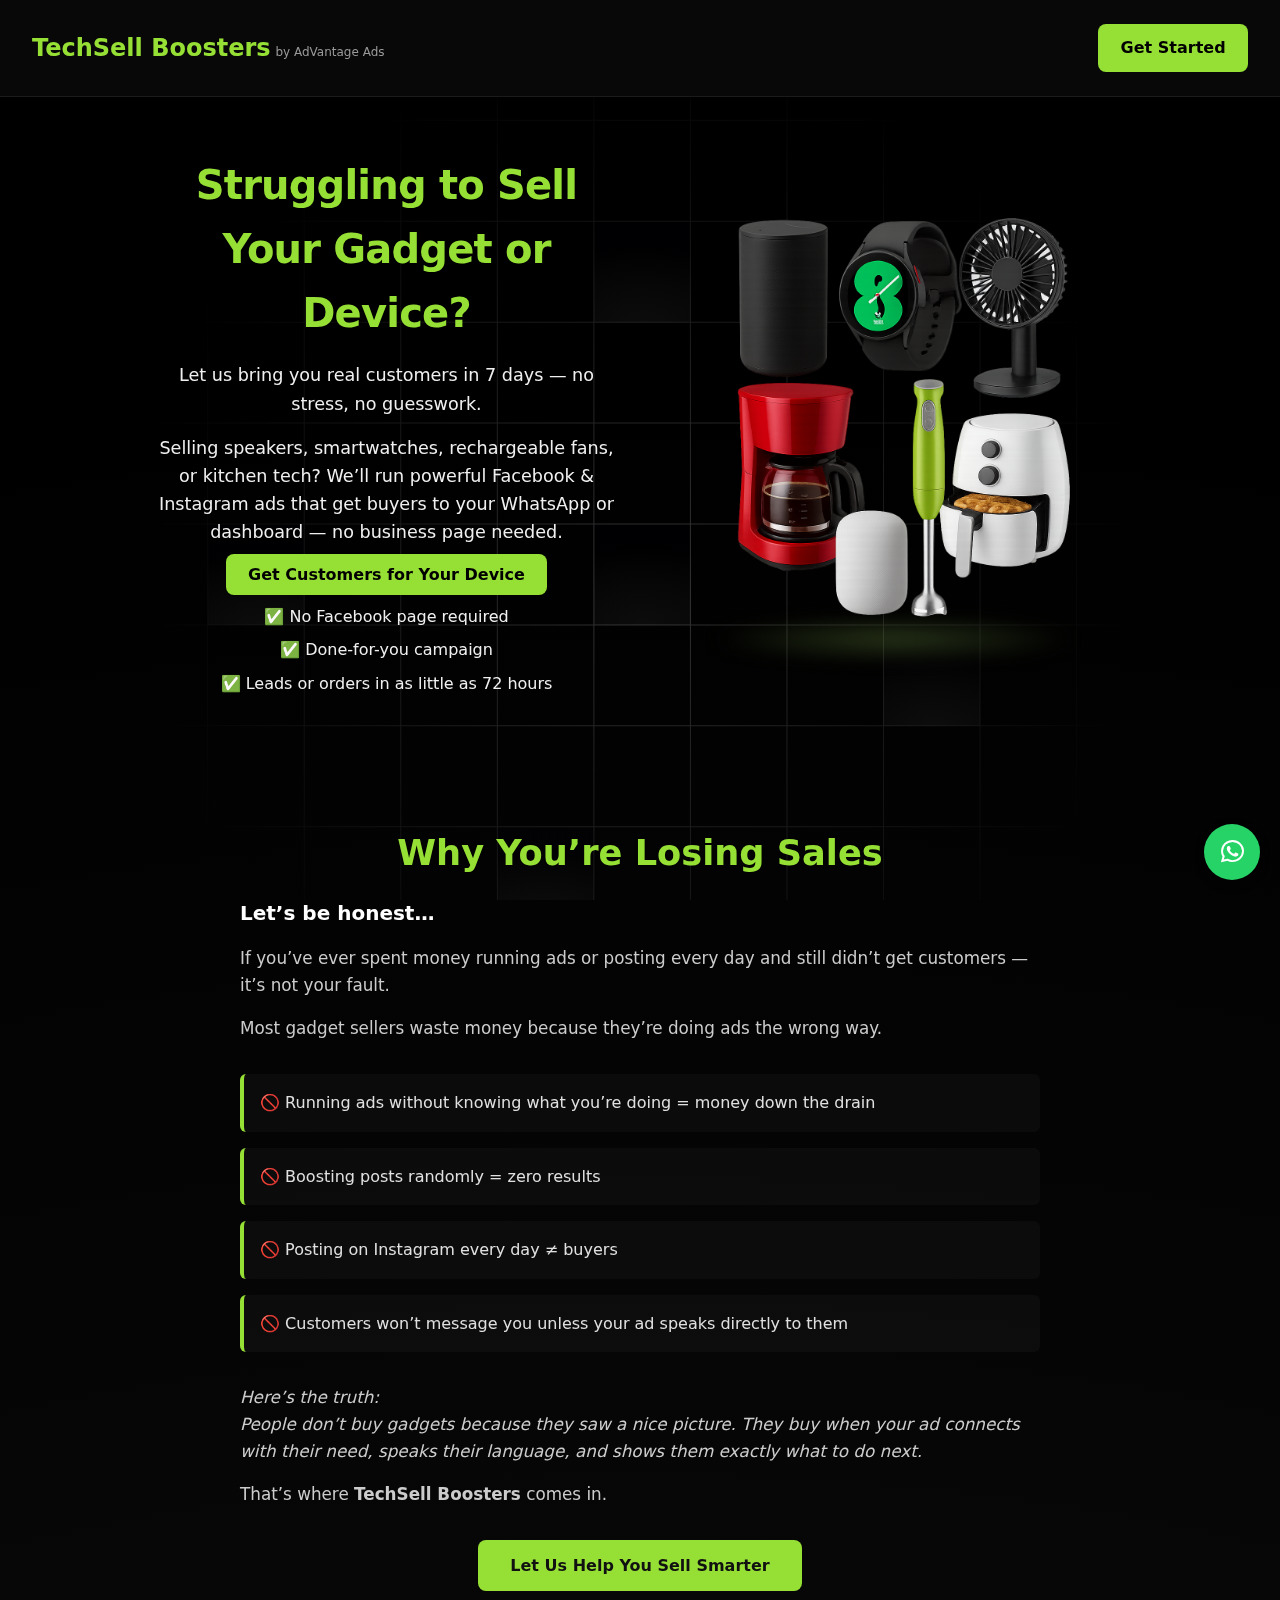
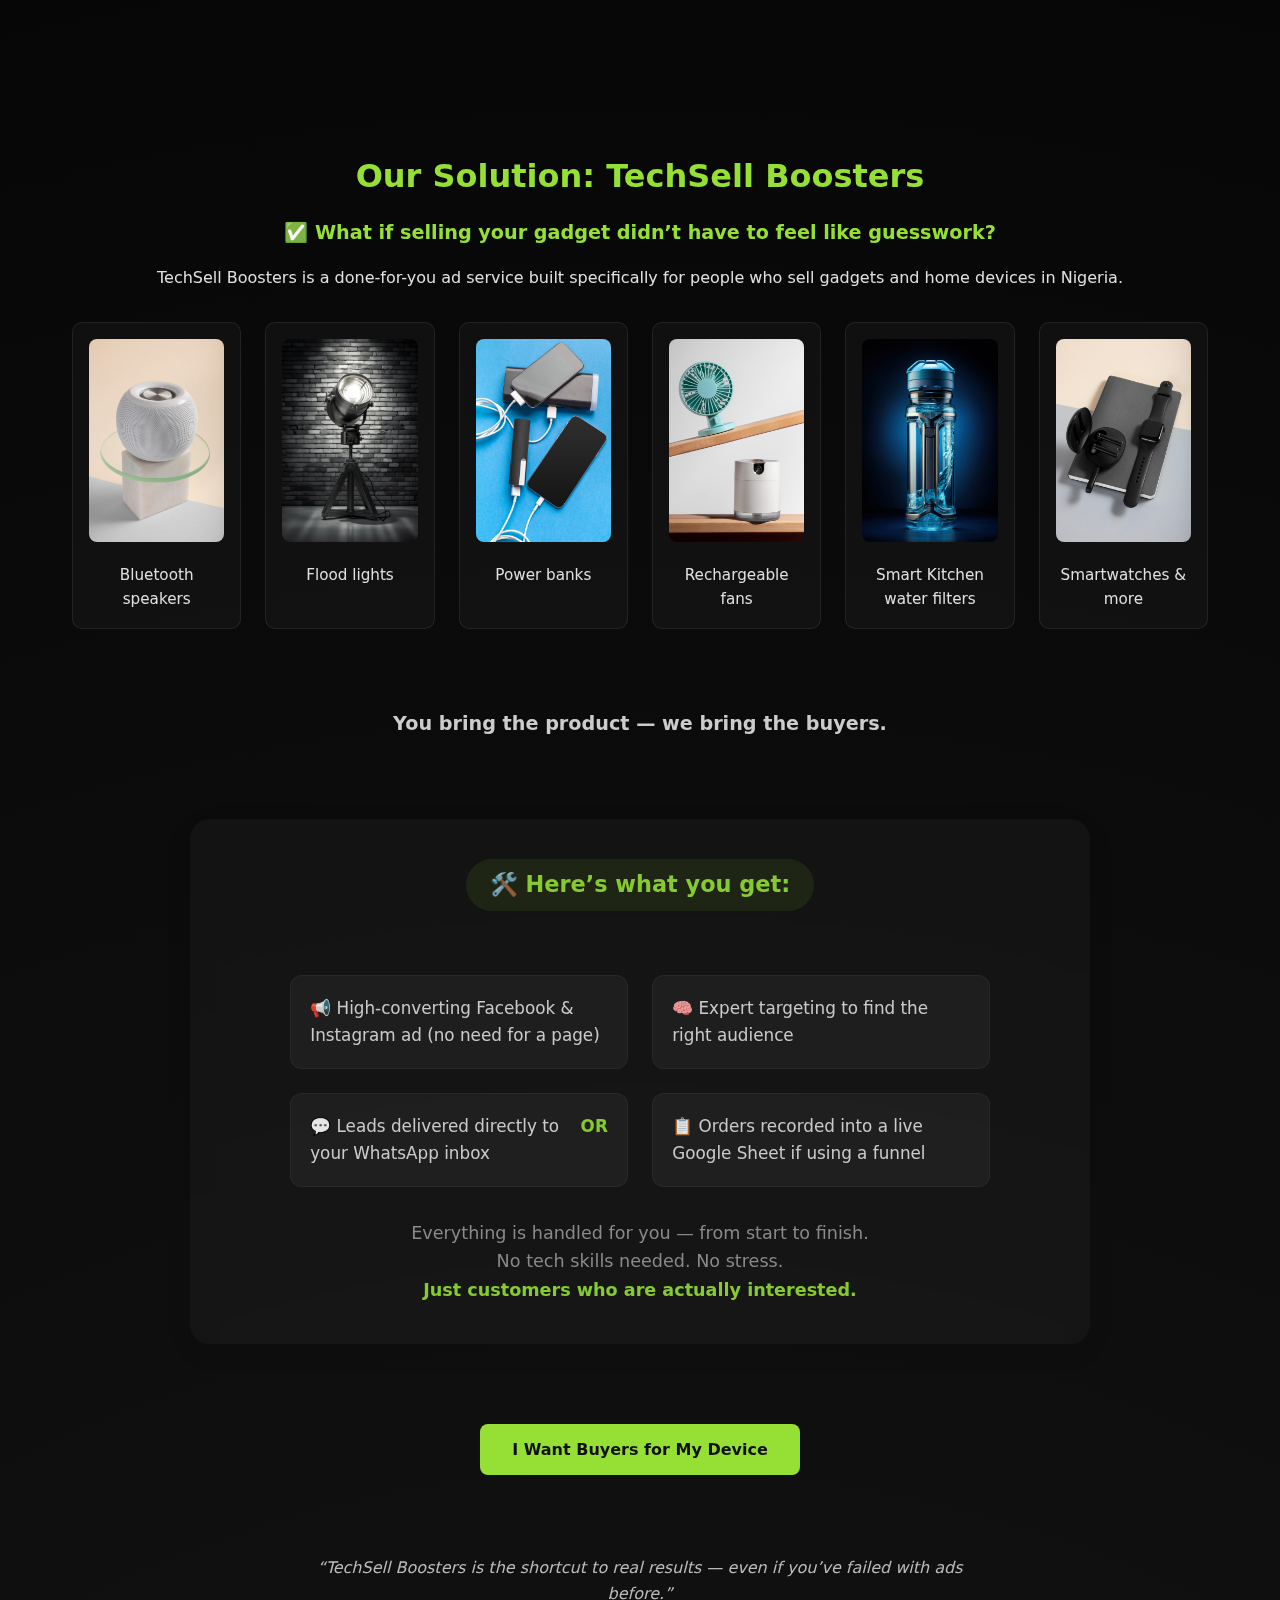
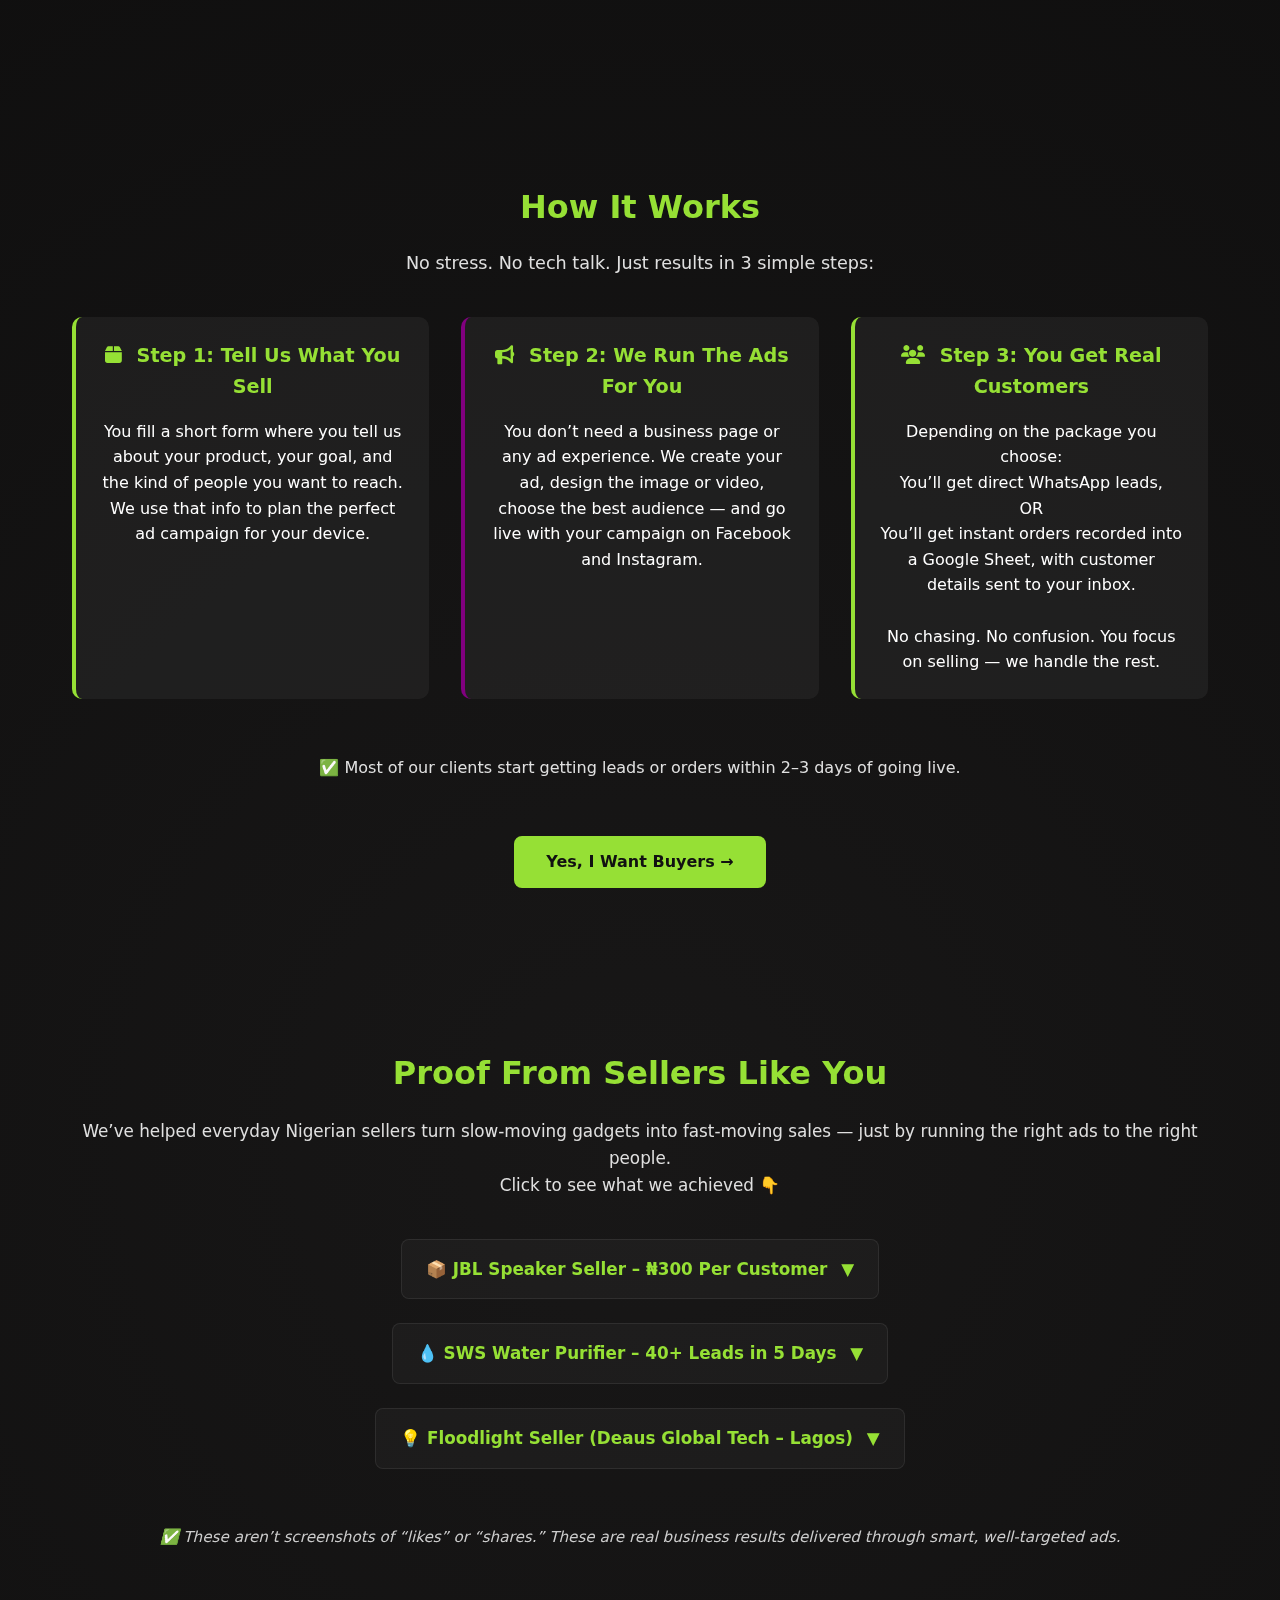
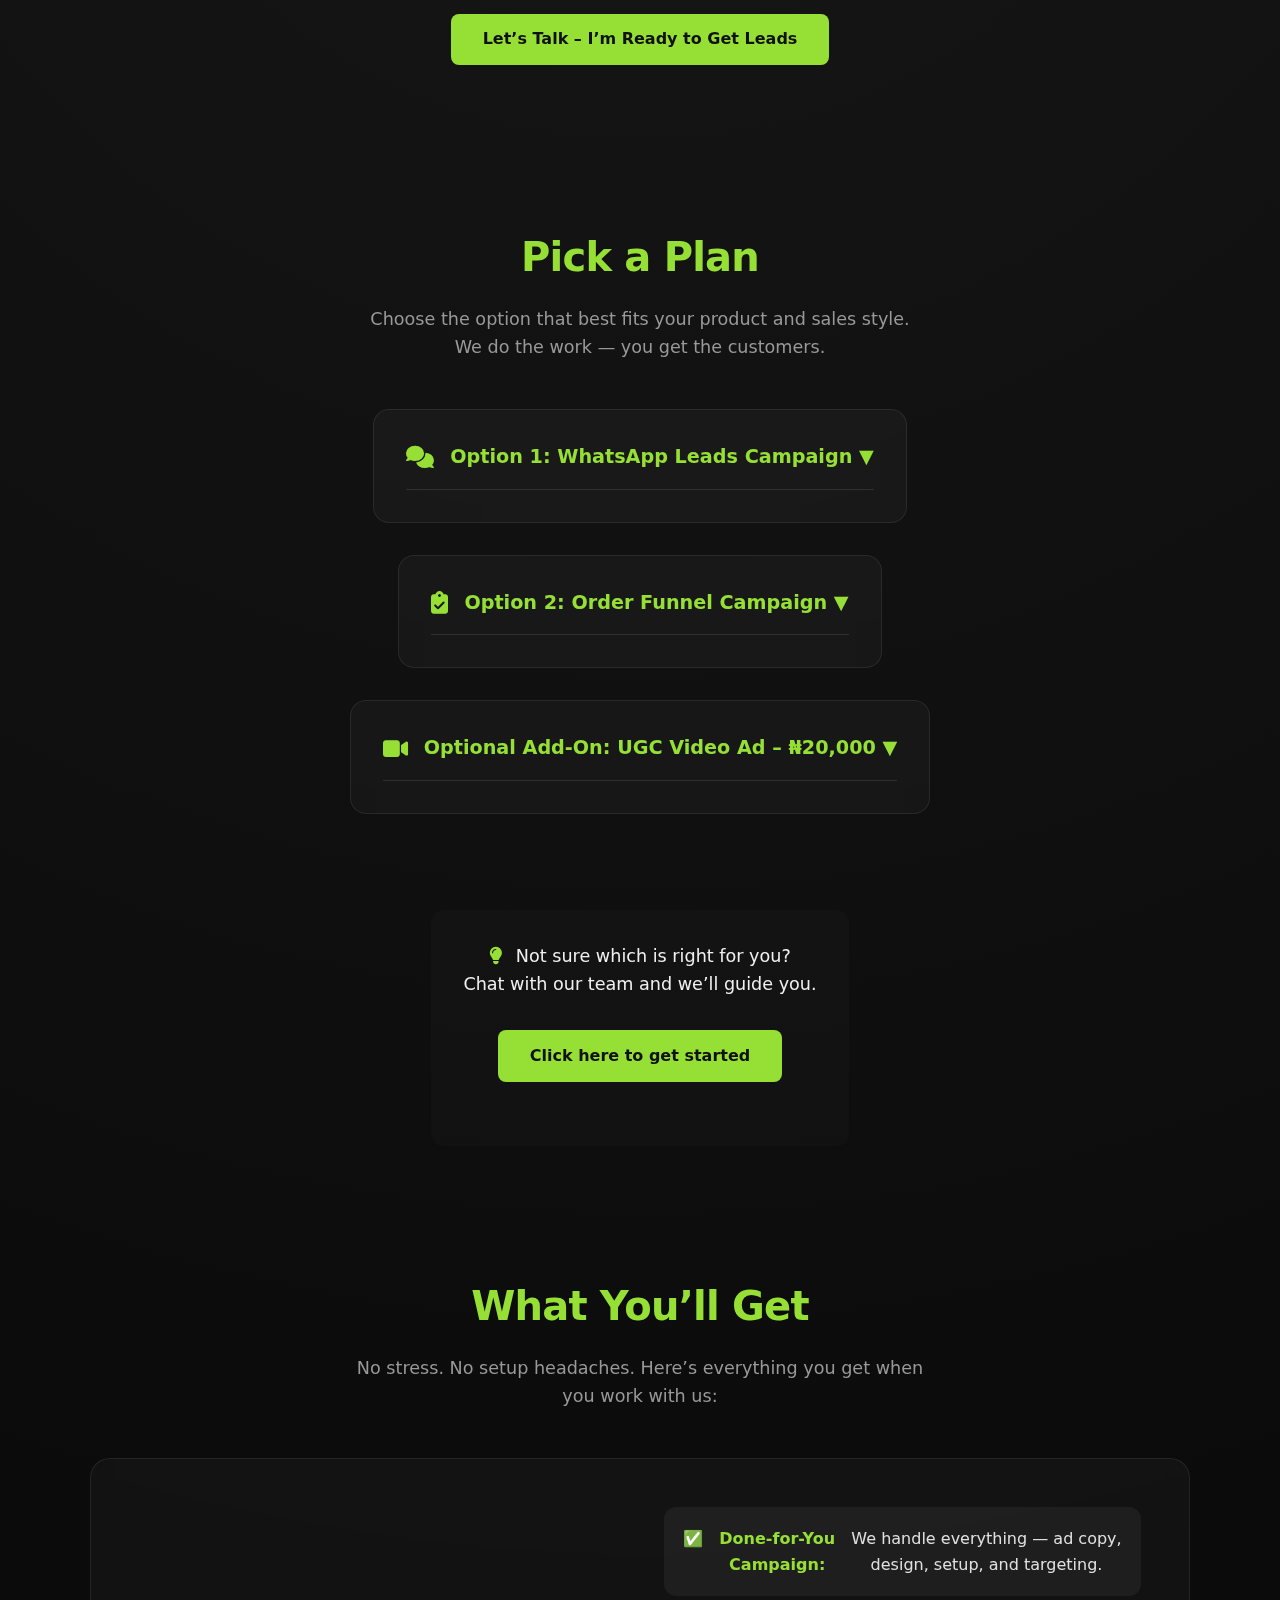
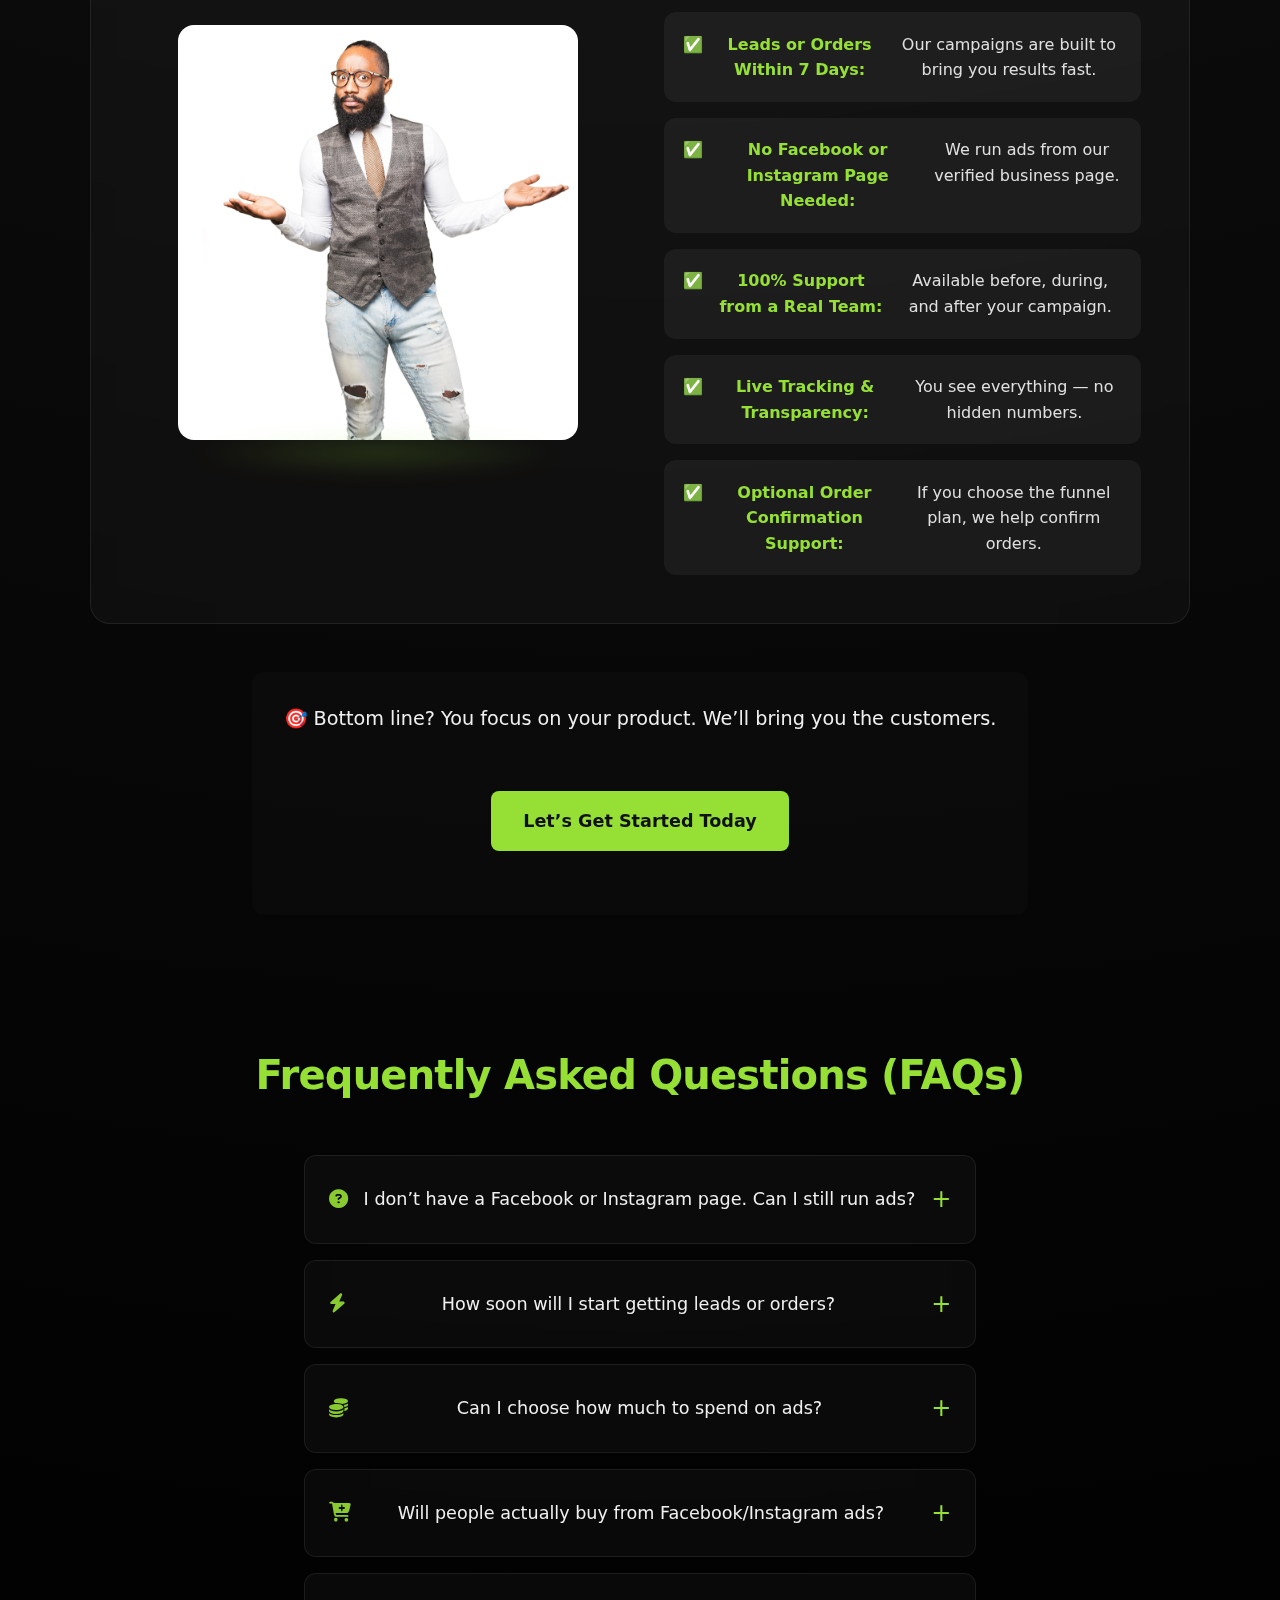
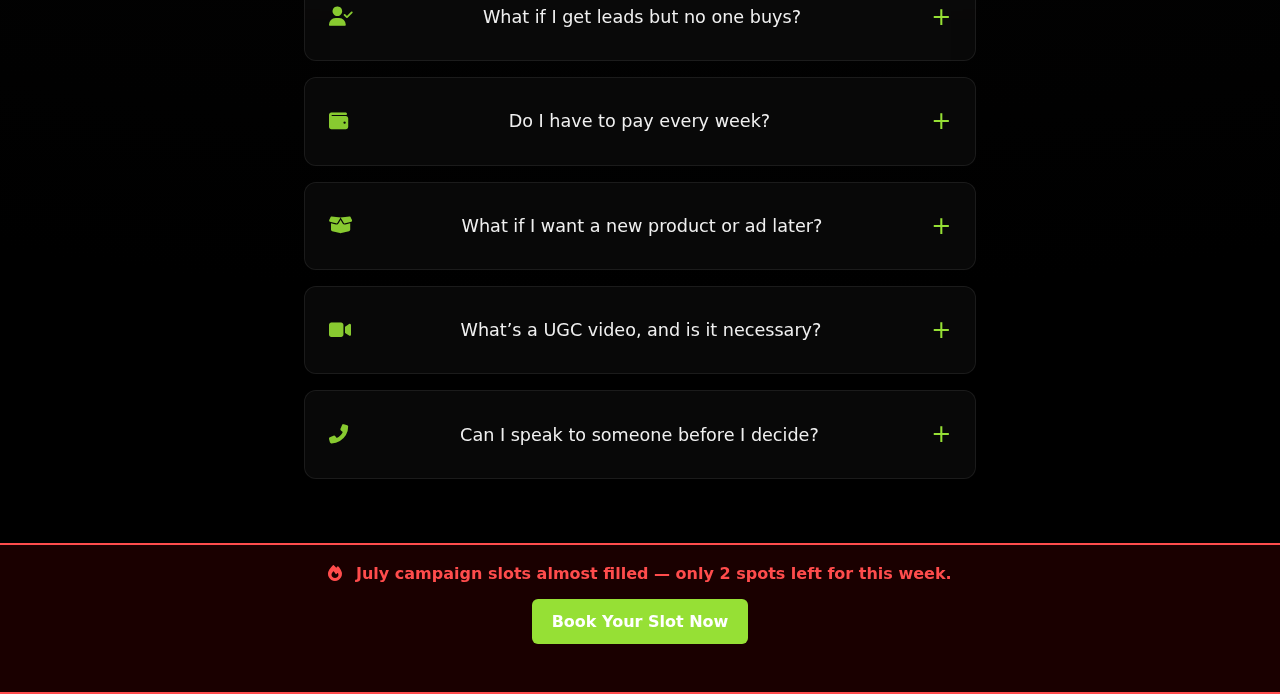
<file: index.html>
<!DOCTYPE html>
<html lang="en">
<head>
  <!-- Basic Meta -->
  <meta charset="UTF-8" />
  <meta name="viewport" content="width=device-width, initial-scale=1.0" />
  <title>Ads Booster | Run High-Converting Ads Without Stress</title>
  <meta name="description" content="Ads Booster helps businesses run high-converting digital ads and funnels without needing a page. Get more leads, more results, with zero hassle." />
  <meta name="keywords" content="ads agency, digital marketing, lead generation, ad funnels, facebook ads, instagram ads, nigeria ads service, tech ads, tech devices" />
  <meta name="author" content="Ads Booster Team" />
  <link rel="canonical" href="https://www.techsell.advantageads.ng/" />

  <!-- Favicon -->
  <link rel="icon" href="logo.jpg" type="image/jpeg">

  <!-- Fonts -->
  <link rel="preconnect" href="https://fonts.googleapis.com">
  <link rel="preconnect" href="https://fonts.gstatic.com" crossorigin>
  <link href="https://fonts.googleapis.com/css2?family=Inter:wght@400;600;700&display=swap" rel="stylesheet">

  <!-- Font Awesome -->
  <link rel="stylesheet" href="https://cdnjs.cloudflare.com/ajax/libs/font-awesome/6.5.1/css/all.min.css">

  <!-- Styles -->
  <link rel="stylesheet" href="styles.css" />

  <!-- Open Graph / Facebook -->
  <meta property="og:type" content="website" />
  <meta property="og:url" content="https://www.techsell.advantageads.ng//" />
  <meta property="og:title" content="Ads Booster | Run High-Converting Ads Without Stress" />
  <meta property="og:description" content="Let us run your digital ads while you focus on your business. No page needed. Just results." />
  <meta property="og:image" content="https://https://www.techsell.advantageads.ng/og-banner.png" />

  <!-- Twitter Card -->
  <meta name="twitter:card" content="summary_large_image" />
  <meta name="twitter:url" content="https://https://www.techsell.advantageads.ng/" />
  <meta name="twitter:title" content="Ads Booster | Run High-Converting Ads Without Stress" />
  <meta name="twitter:description" content="Let us run your digital ads while you focus on your business. No page needed. Just results." />
  <meta name="twitter:image" content="https://https://www.techsell.advantageads.ng/og-banner.png" />
</head>

<body>

  <!-- Background SVG -->
  <div class="bg-svg">
  </div>

  <!-- Navbar -->
  <nav class="navbar">
    <div class="logo">TechSell Boosters <sub style="font-size: 12px;">by AdVantage Ads</sub></div>
    <div class="nav-links" id="nav-links">
      <a href="form.html" class="btn btn-primary">Get Started</a>
    </div>
  </nav>

  <!-- Hero Section -->
   <div class="container">
  <header class="hero">
    <div class="hero-text">
      <h1>Struggling to Sell Your Gadget or Device?</h1>
      <p>Let us bring you real customers in 7 days — no stress, no guesswork.</p>
      <p class="subtext">Selling speakers, smartwatches, rechargeable fans, or kitchen tech? We’ll run powerful Facebook & Instagram ads that get buyers to your WhatsApp or dashboard — no business page needed.</p>

      <div class="cta-buttons">
        <a href="form.html" class="btn btn-primary">Get Customers for Your Device</a>
      </div>

      <ul class="trust-list">
        <li>✅ No Facebook page required</li>
        <li>✅ Done-for-you campaign</li>
        <li>✅ Leads or orders in as little as 72 hours</li>
      </ul>
    </div>
    <div class="hero-image">
      <!-- Placeholder: Replace with your product image or mockup -->
      <img src="placeholder.png" alt="Device Ad Preview" />
    </div>
  </header>
    </div>


    <section id="why-sales" class="why-sales-section">
      <div class="why-sales-content">
        <h2>Why You’re Losing Sales</h2>
        <p class="lead">Let’s be honest…</p>
        <p>If you’ve ever spent money running ads or posting every day and still didn’t get customers — it’s not your fault.</p>
        <p>Most gadget sellers waste money because they’re doing ads the wrong way.</p>
        <ul class="mistakes-list">
          <li>🚫 Running ads without knowing what you’re doing = money down the drain</li>
          <li>🚫 Boosting posts randomly = zero results</li>
          <li>🚫 Posting on Instagram every day ≠ buyers</li>
          <li>🚫 Customers won’t message you unless your ad speaks directly to them</li>
        </ul>
        <p class="truth">Here’s the truth:<br>
        People don’t buy gadgets because they saw a nice picture. They buy when your ad connects with their need, speaks their language, and shows them exactly what to do next.</p>
        <p>That’s where <strong>TechSell Boosters</strong> comes in.</p>
        <a href="form.html" class="cta-btn green">Let Us Help You Sell Smarter</a>
      </div>
    </section>

    <section id="our-solution" class="our-solution-section">
      <div class="container">
        <h2>Our Solution: TechSell Boosters</h2>
        <p class="intro">✅ What if selling your gadget didn’t have to feel like guesswork?</p>
        <p>TechSell Boosters is a done-for-you ad service built specifically for people who sell gadgets and home devices in Nigeria.</p>
    
        <div class="product-grid-with-images">
          <div class="product-card">
            <img src="speaker.jpg" alt="Bluetooth speaker">
            <p>Bluetooth speakers</p>
          </div>
          <div class="product-card">
            <img src="floodlight2.jpg" alt="Flood light">
            <p>Flood lights</p>
          </div>
          <div class="product-card">
            <img src="powerbank.jpg" alt="Power bank">
            <p>Power banks</p>
          </div>
          <div class="product-card">
            <img src="fan.jpg" alt="Rechargeable fan">
            <p>Rechargeable fans</p>
          </div>
          <div class="product-card">
            <img src="filter.jpg" alt="Kitchen water filter">
            <p>Smart Kitchen water filters</p>
          </div>
          <div class="product-card">
            <img src="smartwatch.jpg" alt="Smartwatch">
            <p>Smartwatches & more</p>
          </div>
        </div>
    
        <p class="highlight">You bring the product — we bring the buyers.</p>
    
        <div class="benefits">
          <p>🛠️ Here’s what you get:</p>
          <ul>
            <li>📢 High-converting Facebook & Instagram ad (no need for a page)</li>
            <li>🧠 Expert targeting to find the right audience</li>
            <li>💬 Leads delivered directly to your WhatsApp inbox <strong>OR</strong></li>
            <li>📋 Orders recorded into a live Google Sheet if using a funnel</li>
          </ul>
          <p>Everything is handled for you — from start to finish.<br>No tech skills needed. No stress.<br><strong>Just customers who are actually interested.</strong></p>
        </div>
    
        <a href="form.html" class="cta-btn green">I Want Buyers for My Device</a>
        <blockquote class="testimonial">“TechSell Boosters is the shortcut to real results — even if you’ve failed with ads before.”</blockquote>
      </div>
    </section>

    <section id="how-it-works" class="how-it-works-section">
      <div class="container">
        <h2>How It Works</h2>
        <p class="intro">No stress. No tech talk. Just results in 3 simple steps:</p>
        <div class="steps-grid">
          <div class="step-card green">
            <h3><i class="fas fa-box"></i> Step 1: Tell Us What You Sell</h3>
            <p>You fill a short form where you tell us about your product, your goal, and the kind of people you want to reach. We use that info to plan the perfect ad campaign for your device.</p>
          </div>
          <div class="step-card purple">
            <h3><i class="fas fa-bullhorn"></i> Step 2: We Run The Ads For You</h3>
            <p>You don’t need a business page or any ad experience. We create your ad, design the image or video, choose the best audience — and go live with your campaign on Facebook and Instagram.</p>
          </div>
          <div class="step-card green">
            <h3><i class="fas fa-users"></i> Step 3: You Get Real Customers</h3>
            <p>Depending on the package you choose:<br>
            You’ll get direct WhatsApp leads,<br>OR<br>
            You’ll get instant orders recorded into a Google Sheet, with customer details sent to your inbox.<br><br>
            No chasing. No confusion. You focus on selling — we handle the rest.</p>
          </div>
        </div>
        <p class="bottom-note">✅ Most of our clients start getting leads or orders within 2–3 days of going live.</p>
        <a href="form.html" class="cta-btn green">Yes, I Want Buyers →</a>
      </div>
    </section>

    <section id="proof" class="proof-section">
      <div class="container">
        <h2>Proof From Sellers Like You</h2>
        <p class="intro">We’ve helped everyday Nigerian sellers turn slow-moving gadgets into fast-moving sales — just by running the right ads to the right people.<br>Click to see what we achieved 👇</p>
    
        <details class="proof-box">
          <summary><strong>📦 JBL Speaker Seller – ₦300 Per Customer <span class="arrow">▼</span></strong></summary>
          <p>This client struggled to sell his ₦18,000 JBL speakers. We created a catchy animated video ad and tested it with different audiences.<br>
          <strong>Result:</strong> 50+ WhatsApp leads, 10 confirmed sales. It cost us an average of ₦300 to bring in one customer — amazing ROI.</p>
        </details>
    
        <details class="proof-box">
          <summary><strong>💧 SWS Water Purifier – 40+ Leads in 5 Days <span class="arrow">▼</span></strong></summary>
          <p>We promoted a water purifier that connects to kitchen taps.<br>
          <strong>Result:</strong> 40+ high-quality leads delivered directly to WhatsApp. The client followed up with many turning into buyers.</p>
        </details>
    
        <details class="proof-box">
          <summary><strong>💡 Floodlight Seller (Deaus Global Tech – Lagos) <span class="arrow">▼</span></strong></summary>
          <p>We ran a direct-message campaign for their high-power floodlights.<br>
          <strong>Result:</strong> 20+ hot leads sent to their WhatsApp, most from Lagos and Abuja.</p>
        </details>
    
        <p class="note">✅ These aren’t screenshots of “likes” or “shares.” These are real business results delivered through smart, well-targeted ads.</p>
        <a href="form.html" class="cta-btn green">Let’s Talk – I’m Ready to Get Leads</a>
      </div>
    </section>
    

    <section id="pick-a-plan" class="plan-section">
      <div class="container">
        <h2>Pick a Plan</h2>
        <p class="intro">Choose the option that best fits your product and sales style.<br>We do the work — you get the customers.</p>
    
        <details class="plan-box">
          <summary><i class="fas fa-comments"></i> <strong>Option 1: WhatsApp Leads Campaign <span class="arrow">▼</span></strong></summary>
          <p>We create and run ads that send interested buyers directly to your WhatsApp inbox. You chat, close, and deliver.</p>
          <ul>
            <li>💰 <strong>Setup Fee:</strong> ₦30,000</li>
            <li>📅 <strong>Weekly Ad Budget:</strong> From ₦30,000</li>
            <li>✅ No Facebook or Instagram page needed</li>
            <li>✅ Best for: Gadget resellers, importers, small businesses</li>
          </ul>
          <a href="#form" class="cta-btn green">Select This Plan</a>
        </details>
    
        <details class="plan-box">
          <summary><i class="fas fa-clipboard-check"></i> <strong>Option 2: Order Funnel Campaign <span class="arrow">▼</span></strong></summary>
          <p><strong>⭐ Recommended – Brings More Qualified Leads</strong></p>
          <p>We create a simple website + order form for your product. Customers fill it, their details are auto-recorded in Google Sheets, and you're notified instantly. Our team can even help call and confirm the order on your behalf (optional)</p>
          <ul>
            <li>💰 <strong>Setup Fee:</strong> ₦50,000</li>
            <li>📅 <strong>Weekly Ad Budget:</strong> From ₦40,000</li>
            <li>✅ Includes:
              <ul>
                <li>Custom landing page</li>
                <li>Order form with auto-tracking</li>
                <li>Customer info sent to your email</li>
                <li>Google Sheet you can access anytime</li>
                <li>Optional - Our sales team can call and confirm your orders over the phone</li>
                <li>Works 24/7 — even when you’re offline</li>
              </ul>
            </li>
            <li>✅ Best for: Tech products priced from ₦15,000+, and sellers who want serious buyers only</li>
          </ul>
          <a href="#form" class="cta-btn green">Select This Plan</a>
        </details>
    
        <details class="plan-box">
          <summary><i class="fas fa-video"></i> <strong>Optional Add-On: UGC Video Ad – ₦20,000 <span class="arrow">▼</span></strong></summary>
          <p>Want better clicks and conversions?<br>
          We create a short, relatable video with a real person using or talking about your product.</p>
          <ul>
            <li>✅ Boosts trust</li>
            <li>✅ You own the video</li>
            <li>✅ Delivered within 2–4 days</li>
          </ul>
        </details>
    
        <div class="bottom-help">
          <p><i class="fas fa-lightbulb"></i> Not sure which is right for you?<br>
          Chat with our team and we’ll guide you.</p>
          <a href="https://wa.me/2349159523696" class="cta-btn green">Click here to get started</a>
        </div>
      </div>
    </section>

    <section id="visual-summary" class="summary-section">
      <div class="container">
        <h2>What You’ll Get</h2>
        <p class="intro">No stress. No setup headaches. Here’s everything you get when you work with us:</p>
    
        <div class="summary-content">
          <div class="summary-image">
            <img src="what-you-get.jpg" alt="What You Get Visual" />
          </div>
          <ul class="summary-list">
            <li>✅ <strong>Done-for-You Campaign:</strong> We handle everything — ad copy, design, setup, and targeting.</li>
            <li>✅ <strong>Leads or Orders Within 7 Days:</strong> Our campaigns are built to bring you results fast.</li>
            <li>✅ <strong>No Facebook or Instagram Page Needed:</strong> We run ads from our verified business page.</li>
            <li>✅ <strong>100% Support from a Real Team:</strong> Available before, during, and after your campaign.</li>
            <li>✅ <strong>Live Tracking & Transparency:</strong> You see everything — no hidden numbers.</li>
            <li>✅ <strong>Optional Order Confirmation Support:</strong> If you choose the funnel plan, we help confirm orders.</li>
          </ul>
        </div>
    
        <div class="summary-footer">
          <p>🎯 Bottom line? You focus on your product. We’ll bring you the customers.</p>
          <a href="form.html" class="cta-btn green">Let’s Get Started Today</a>
        </div>
      </div>
    </section>

    <section id="faq" class="faq-section">
      <div class="container">
        <h2>Frequently Asked Questions (FAQs)</h2>
        <div class="faq-list">
          <details>
            <summary><i class="fas fa-question-circle"></i> I don’t have a Facebook or Instagram page. Can I still run ads?</summary>
            <p>✅ Yes! That’s the whole point of our service. We run ads for you from our verified page — so you don’t need to own or manage one.</p>
          </details>
          <details>
            <summary><i class="fas fa-bolt"></i> How soon will I start getting leads or orders?</summary>
            <p>Most clients start seeing results within 2–3 days of the ad going live. Full 7-day campaigns give better volume and consistency.</p>
          </details>
          <details>
            <summary><i class="fas fa-coins"></i> Can I choose how much to spend on ads?</summary>
            <p>Yes, but we recommend at least:<br>
            ₦30,000 weekly for WhatsApp campaigns<br>
            ₦40,000 weekly for funnel campaigns<br>
            Lower budgets can limit results and speed.</p>
          </details>
          <details>
            <summary><i class="fas fa-cart-plus"></i> Will people actually buy from Facebook/Instagram ads?</summary>
            <p>Yes — people are buying every day. The key is targeting the right audience with the right creative. That’s what we do for you.</p>
          </details>
          <details>
            <summary><i class="fas fa-user-check"></i> What if I get leads but no one buys?</summary>
            <p>We aim for quality leads only, but closing the sale is also about how you follow up. That’s why we give tips on follow-up and even help confirm orders for funnel clients.</p>
          </details>
          <details>
            <summary><i class="fas fa-wallet"></i> Do I have to pay every week?</summary>
            <p>You pay a one-time setup fee at the beginning to launch your campaign.<br>
            After that, you’ll pay weekly for:<br>
            • Your ad budget (the money used to run your ads on Facebook/Instagram), and<br>
            • A small campaign management fee (for us to monitor, optimize, and keep your ads performing well)<br>
            We’ll let you know the exact amount each week — no hidden charges or surprises.</p>
          </details>
          <details>
            <summary><i class="fas fa-box-open"></i> What if I want a new product or ad later?</summary>
            <p>If it’s a new product or a completely different campaign, you’ll need to pay a new setup fee. If you’re continuing with the same product and ad, you only pay for more ad budget and campaign management fee.</p>
          </details>
          <details>
            <summary><i class="fas fa-video"></i> What’s a UGC video, and is it necessary?</summary>
            <p>UGC = User-Generated Content — a short video where someone talks about or shows your product.<br>
            It builds trust, increases clicks, and often improves performance. It’s optional, but highly recommended for tech products.</p>
          </details>
          <details>
            <summary><i class="fas fa-phone-alt"></i> Can I speak to someone before I decide?</summary>
            <p>Of course! We’re happy to talk you through it.<br>
             <a href="form.html" class="cta-link">Click here to fill out the form, and a member of our team will reach out to you.</a></p>
          </details>
        </div>
      </div>
    </section>

    <section id="urgency-banner" class="urgency-banner">
      <div class="container">
        <p><i class="fas fa-fire"></i> <span id="current-month"></span> campaign slots almost filled — only <strong>2 spots left</strong> for this week.</p>
        <a href="form.html" class="cta-btn green">Book Your Slot Now</a>
      </div>
    </section>
   
    
  <script src="script.js"></script>
  <a href="https://wa.me/2349159523696" class="whatsapp-float" target="_blank" aria-label="Chat on WhatsApp">
    <i class="fab fa-whatsapp"></i>
  </a>

</body>
</html>
</file>
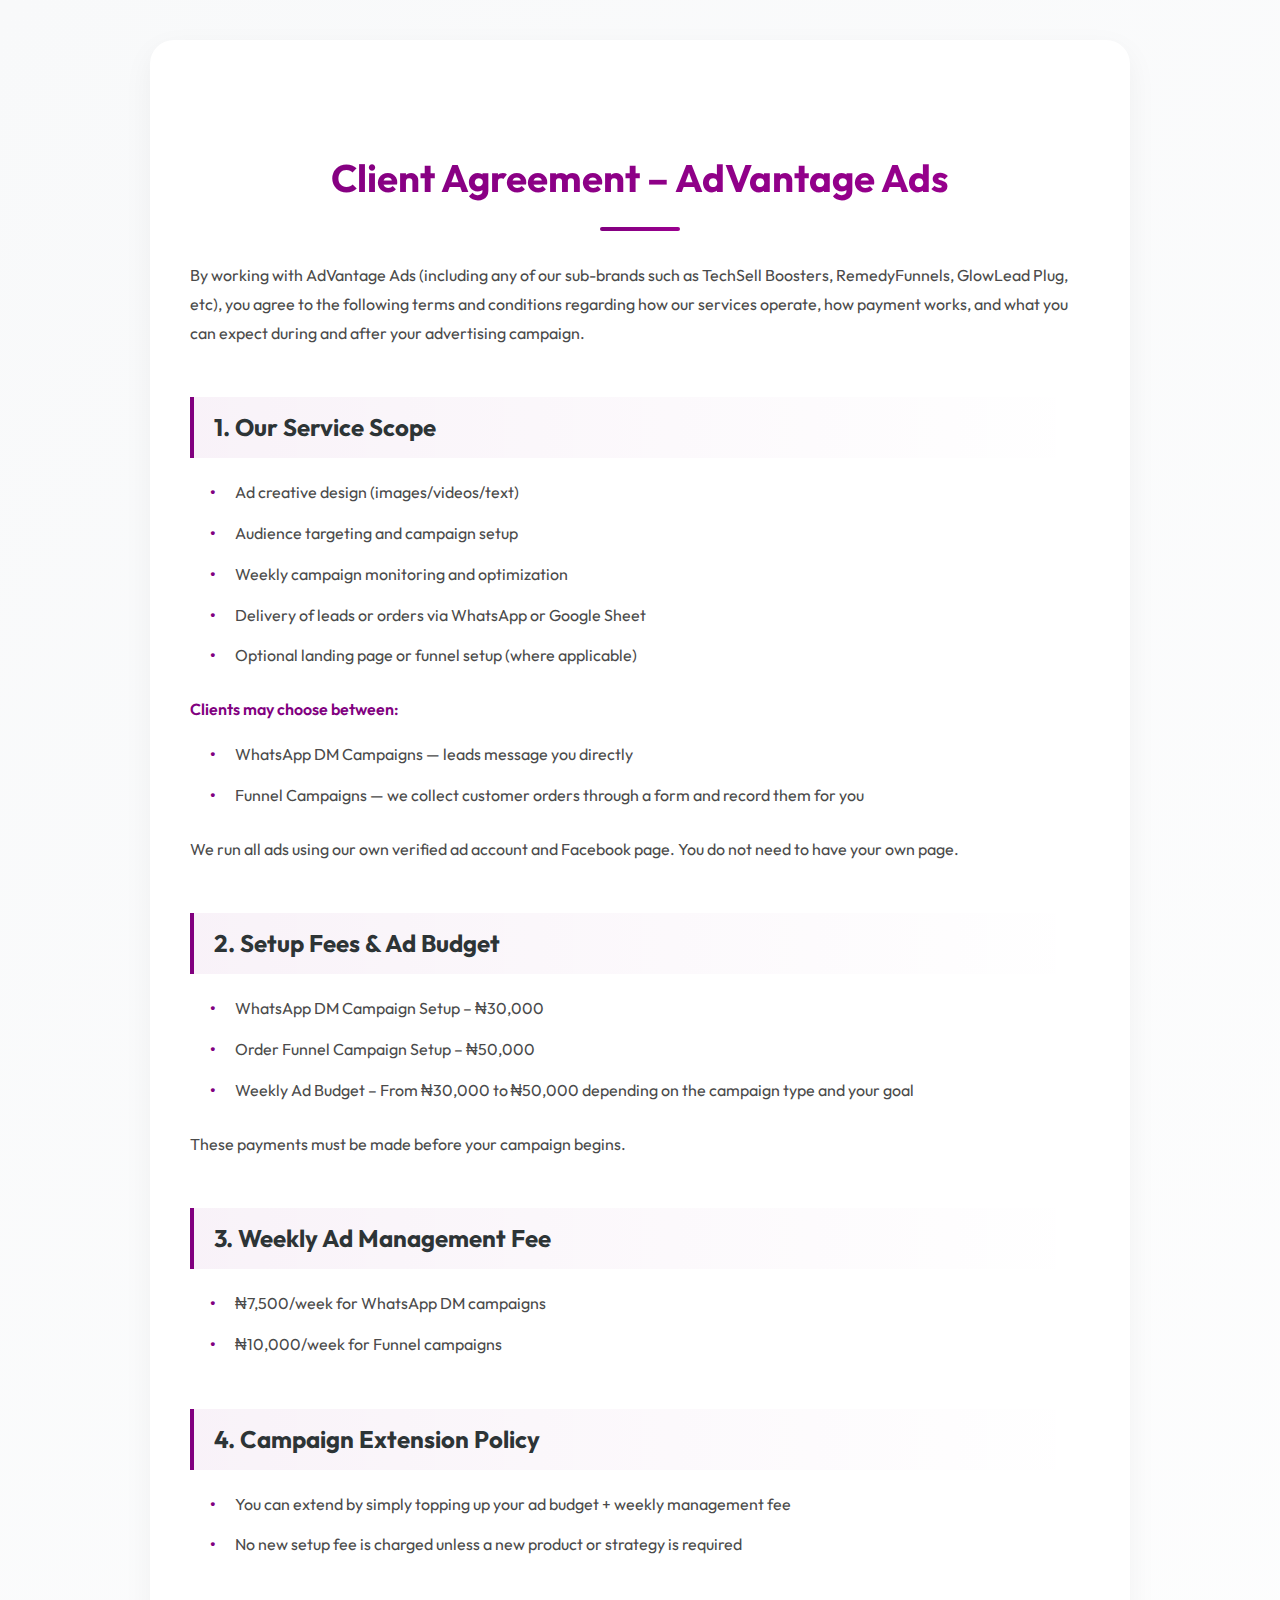
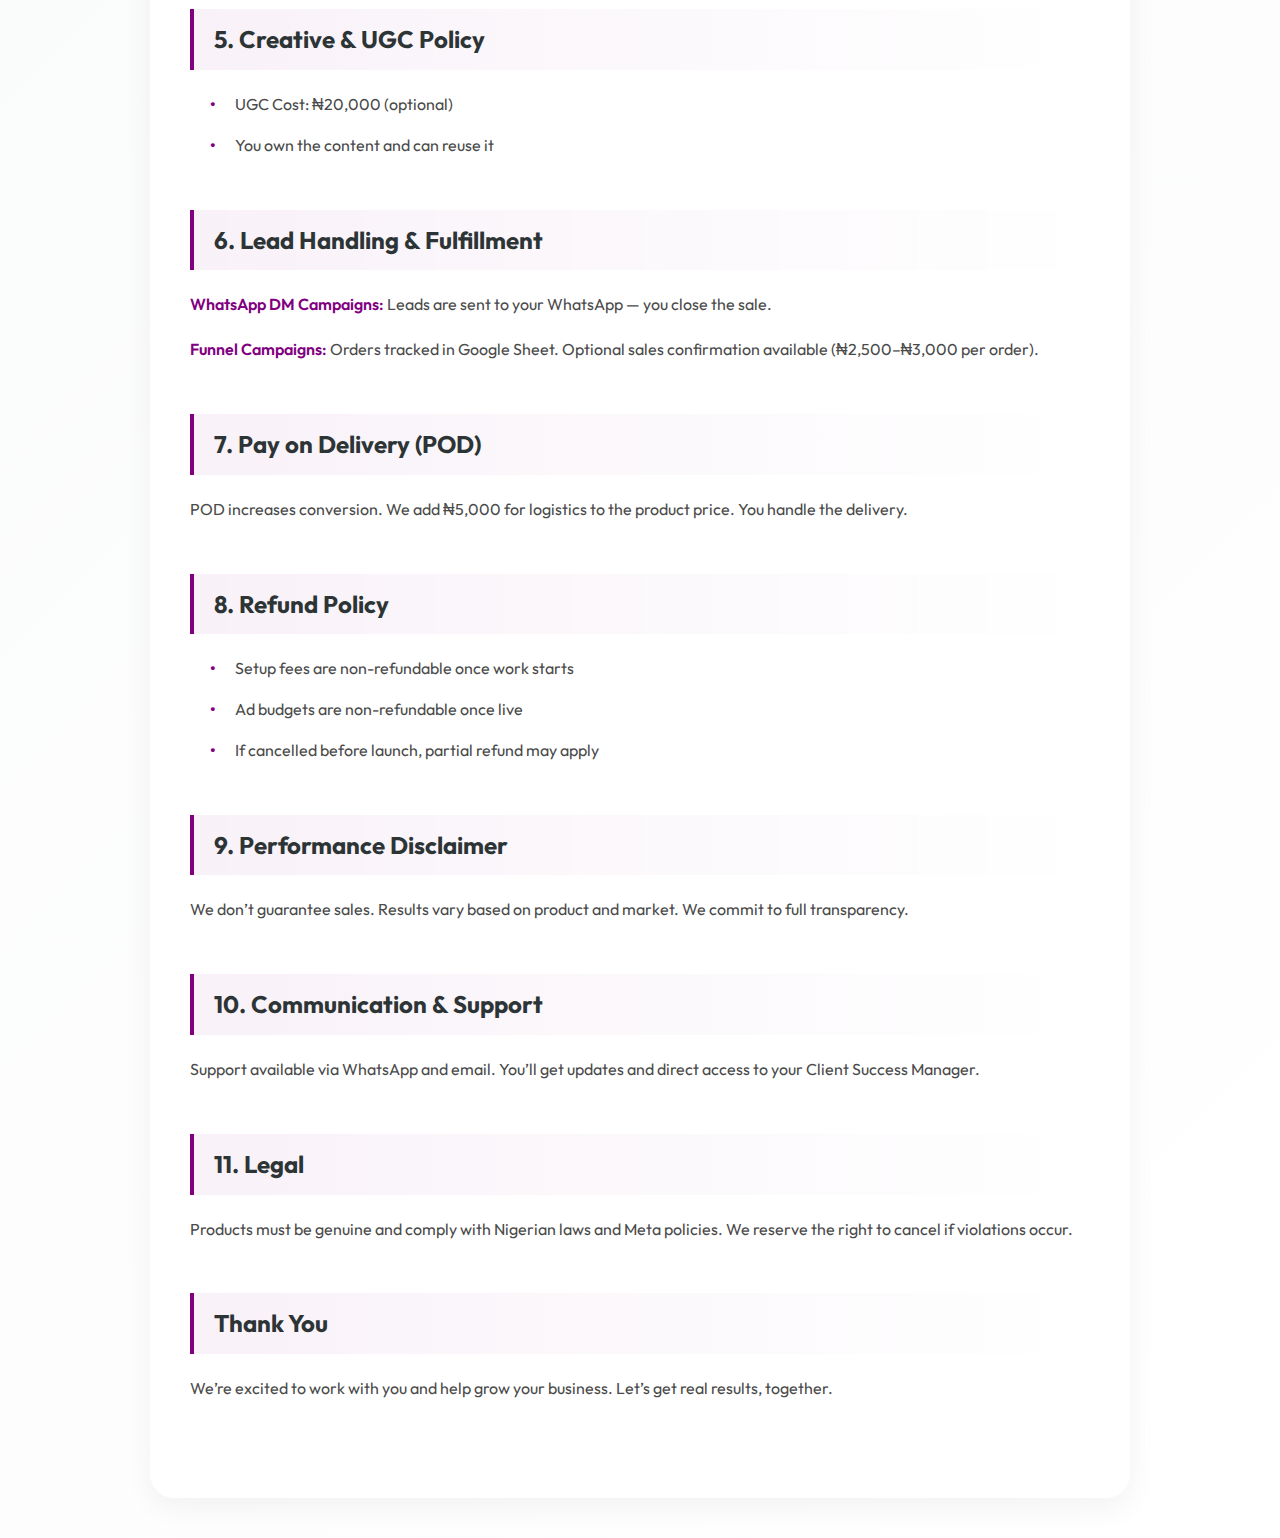
<file: client-agreement.html>
<!-- client-agreement.html -->
<!DOCTYPE html>
<html lang="en">
<head>
  <meta charset="UTF-8">
  <meta name="viewport" content="width=device-width, initial-scale=1.0">
  <title>Client Agreement - AdVantage Ads</title>
  <link rel="icon" href="logo.jpg" type="image/jpeg">
  <link rel="stylesheet" href="client-agreement.css">
  <link href="https://fonts.googleapis.com/css2?family=Outfit:wght@400;600;700&display=swap" rel="stylesheet">
  <!-- Meta Pixel Code -->
  <script>
    !function(f,b,e,v,n,t,s)
    {if(f.fbq)return;n=f.fbq=function(){n.callMethod?
    n.callMethod.apply(n,arguments):n.queue.push(arguments)};
    if(!f._fbq)f._fbq=n;n.push=n;n.loaded=!0;n.version='2.0';
    n.queue=[];t=b.createElement(e);t.async=!0;
    t.src=v;s=b.getElementsByTagName(e)[0];
    s.parentNode.insertBefore(t,s)}(window, document,'script',
    'https://connect.facebook.net/en_US/fbevents.js');
    fbq('init', '984090676991896');
    fbq('track', 'PageView');
    </script>
    <noscript><img height="1" width="1" style="display:none"
    src="https://www.facebook.com/tr?id=984090676991896&ev=PageView&noscript=1"
    />
  </noscript>
  <script type="text/javascript">
    (function(c,l,a,r,i,t,y){
        c[a]=c[a]||function(){(c[a].q=c[a].q||[]).push(arguments)};
        t=l.createElement(r);t.async=1;t.src="https://www.clarity.ms/tag/"+i;
        y=l.getElementsByTagName(r)[0];y.parentNode.insertBefore(t,y);
    })(window, document, "clarity", "script", "s8mlpc4wlg");
  </script>
</head>
<body>
  <section class="agreement-section">
    <div class="container">
      <h1>Client Agreement – AdVantage Ads</h1>

      <p>By working with AdVantage Ads (including any of our sub-brands such as TechSell Boosters, RemedyFunnels, GlowLead Plug, etc), you agree to the following terms and conditions regarding how our services operate, how payment works, and what you can expect during and after your advertising campaign.</p>

      <h2>1. Our Service Scope</h2>
      <ul>
        <li>Ad creative design (images/videos/text)</li>
        <li>Audience targeting and campaign setup</li>
        <li>Weekly campaign monitoring and optimization</li>
        <li>Delivery of leads or orders via WhatsApp or Google Sheet</li>
        <li>Optional landing page or funnel setup (where applicable)</li>
      </ul>
      <p><strong>Clients may choose between:</strong></p>
      <ul>
        <li>WhatsApp DM Campaigns — leads message you directly</li>
        <li>Funnel Campaigns — we collect customer orders through a form and record them for you</li>
      </ul>
      <p>We run all ads using our own verified ad account and Facebook page. You do not need to have your own page.</p>

      <h2>2. Setup Fees & Ad Budget</h2>
      <ul>
        <li>WhatsApp DM Campaign Setup – ₦30,000</li>
        <li>Order Funnel Campaign Setup – ₦50,000</li>
        <li>Weekly Ad Budget – From ₦30,000 to ₦50,000 depending on the campaign type and your goal</li>
      </ul>
      <p>These payments must be made before your campaign begins.</p>

      <h2>3. Weekly Ad Management Fee</h2>
      <ul>
        <li>₦7,500/week for WhatsApp DM campaigns</li>
        <li>₦10,000/week for Funnel campaigns</li>
      </ul>

      <h2>4. Campaign Extension Policy</h2>
      <ul>
        <li>You can extend by simply topping up your ad budget + weekly management fee</li>
        <li>No new setup fee is charged unless a new product or strategy is required</li>
      </ul>

      <h2>5. Creative & UGC Policy</h2>
      <ul>
        <li>UGC Cost: ₦20,000 (optional)</li>
        <li>You own the content and can reuse it</li>
      </ul>

      <h2>6. Lead Handling & Fulfillment</h2>
      <p><strong>WhatsApp DM Campaigns:</strong> Leads are sent to your WhatsApp — you close the sale.</p>
      <p><strong>Funnel Campaigns:</strong> Orders tracked in Google Sheet. Optional sales confirmation available (₦2,500–₦3,000 per order).</p>

      <h2>7. Pay on Delivery (POD)</h2>
      <p>POD increases conversion. We add ₦5,000 for logistics to the product price. You handle the delivery.</p>

      <h2>8. Refund Policy</h2>
      <ul>
        <li>Setup fees are non-refundable once work starts</li>
        <li>Ad budgets are non-refundable once live</li>
        <li>If cancelled before launch, partial refund may apply</li>
      </ul>

      <h2>9. Performance Disclaimer</h2>
      <p>We don’t guarantee sales. Results vary based on product and market. We commit to full transparency.</p>

      <h2>10. Communication & Support</h2>
      <p>Support available via WhatsApp and email. You’ll get updates and direct access to your Client Success Manager.</p>

      <h2>11. Legal</h2>
      <p>Products must be genuine and comply with Nigerian laws and Meta policies. We reserve the right to cancel if violations occur.</p>

      <h2>Thank You</h2>
      <p>We’re excited to work with you and help grow your business. Let’s get real results, together.</p>
    </div>
  </section>
</body>
</html>
</file>
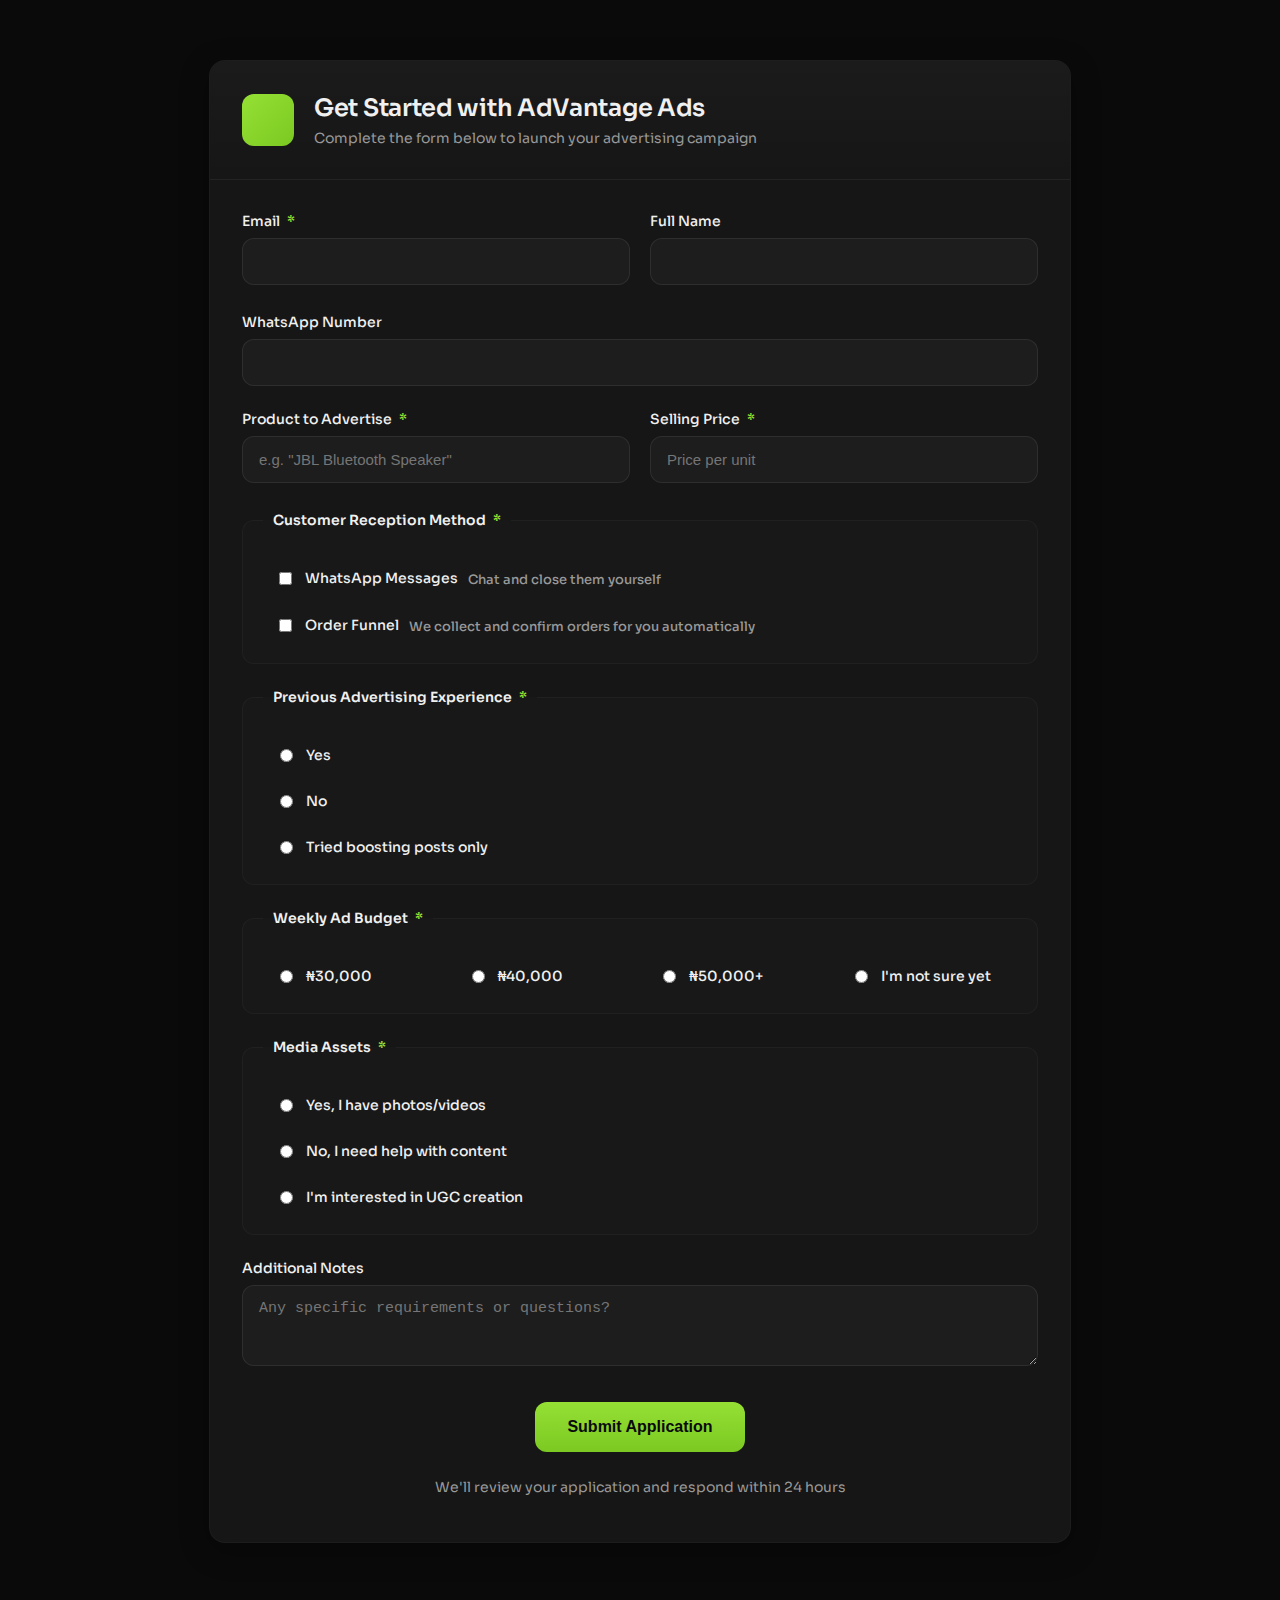
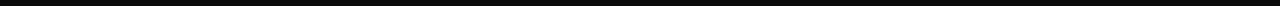
<file: form.html>
<!DOCTYPE html>
<html lang="en">
<head>
  <meta charset="UTF-8">
  <title>Get Started - AdVantage Ads</title>
  <meta name="viewport" content="width=device-width, initial-scale=1.0">
  <link rel="icon" href="/favicon.png" type="image/png">
  <link rel="stylesheet" href="form.css">
  <!-- Meta Pixel Code -->
  <script>
  !function(f,b,e,v,n,t,s)
  {if(f.fbq)return;n=f.fbq=function(){n.callMethod?
  n.callMethod.apply(n,arguments):n.queue.push(arguments)};
  if(!f._fbq)f._fbq=n;n.push=n;n.loaded=!0;n.version='2.0';
  n.queue=[];t=b.createElement(e);t.async=!0;
  t.src=v;s=b.getElementsByTagName(e)[0];
  s.parentNode.insertBefore(t,s)}(window, document,'script',
  'https://connect.facebook.net/en_US/fbevents.js');
  fbq('init', '984090676991896');
  fbq('track', 'PageView');
  </script>
  <script type="text/javascript">
    (function(c,l,a,r,i,t,y){
        c[a]=c[a]||function(){(c[a].q=c[a].q||[]).push(arguments)};
        t=l.createElement(r);t.async=1;t.src="https://www.clarity.ms/tag/"+i;
        y=l.getElementsByTagName(r)[0];y.parentNode.insertBefore(t,y);
    })(window, document, "clarity", "script", "s8mlpc4wlg");
</script>
</head>
<body>
  <div class="form-container">
    <div class="form-header">
      <div class="logo">
        
      </div>
      <div class="header-content">
        <h1>Get Started with AdVantage Ads</h1>
        <p class="lead">Complete the form below to launch your advertising campaign</p>
      </div>
    </div>

    <form id="adForm" method="POST">
      <div class="form-grid">
        <div class="input-group">
          <label for="email">Email <span class="required">*</span></label>
          <input type="email" id="email" name="email" required>
        </div>

        <div class="input-group">
          <label for="fullName">Full Name</label>
          <input type="text" id="fullName" name="fullName">
        </div>
      </div>

      <div class="input-group">
        <label for="whatsapp">WhatsApp Number</label>
        <input type="text" id="whatsapp" name="whatsapp">
      </div>

      <div class="form-grid">
        <div class="input-group">
          <label for="product">Product to Advertise <span class="required">*</span></label>
          <input type="text" id="product" name="product" placeholder='e.g. "JBL Bluetooth Speaker"' required>
        </div>

        <div class="input-group">
          <label for="price">Selling Price <span class="required">*</span></label>
          <input type="text" id="price" name="price" placeholder="Price per unit" required>
        </div>
      </div>

      <div class="fieldset-group">
        <fieldset>
          <legend>Customer Reception Method <span class="required">*</span></legend>
          <div class="checkbox-group">
            <label class="choice-label">
              <input type="checkbox" name="receiveMethod" value="WhatsApp Messages" required>
              <span>WhatsApp Messages</span>
              <small>Chat and close them yourself</small>
            </label>
            <label class="choice-label">
              <input type="checkbox" name="receiveMethod" value="Order Funnel">
              <span>Order Funnel</span>
              <small>We collect and confirm orders for you automatically</small>
            </label>
          </div>
        </fieldset>

        <fieldset>
          <legend>Previous Advertising Experience <span class="required">*</span></legend>
          <div class="radio-group">
            <label class="choice-label"><input type="radio" name="adsBefore" value="Yes" required> Yes</label>
            <label class="choice-label"><input type="radio" name="adsBefore" value="No"> No</label>
            <label class="choice-label"><input type="radio" name="adsBefore" value="Tried boosting posts only"> Tried boosting posts only</label>
          </div>
        </fieldset>
      </div>

      <div class="fieldset-group">
        <fieldset>
          <legend>Weekly Ad Budget <span class="required">*</span></legend>
          <div class="radio-group budget-options">
            <label class="choice-label"><input type="radio" name="budget" value="#30,000" required> ₦30,000</label>
            <label class="choice-label"><input type="radio" name="budget" value="#40,000"> ₦40,000</label>
            <label class="choice-label"><input type="radio" name="budget" value="#50,000+"> ₦50,000+</label>
            <label class="choice-label"><input type="radio" name="budget" value="I'm not sure yet"> I'm not sure yet</label>
          </div>
        </fieldset>

        <fieldset>
          <legend>Media Assets <span class="required">*</span></legend>
          <div class="radio-group">
            <label class="choice-label">
              <input type="radio" name="media" value="Yes" required>
              <span>Yes, I have photos/videos</span>
            </label>
            <label class="choice-label">
              <input type="radio" name="media" value="No, I'll need help with that">
              <span>No, I need help with content</span>
            </label>
            <label class="choice-label">
              <input type="radio" name="media" value="I'm open to creating UGC">
              <span>I'm interested in UGC creation</span>
            </label>
          </div>
        </fieldset>
      </div>

      <div class="input-group">
        <label for="notes">Additional Notes</label>
        <textarea id="notes" name="notes" rows="3" placeholder="Any specific requirements or questions?"></textarea>
      </div>

      <div class="form-footer">
        <button type="submit">Submit Application</button>
        <p class="form-note">We'll review your application and respond within 24 hours</p>
      </div>
    </form>
  </div>
 
    <script>
    document.getElementById('adForm').addEventListener('submit', async function(e) {
        e.preventDefault();
        
        const form = e.target;
        const submitBtn = form.querySelector('button[type="submit"]');
        const originalBtnText = submitBtn.textContent;
        
        // Disable button and show loading state
        submitBtn.disabled = true;
        submitBtn.classList.add('loading');
        submitBtn.textContent = 'Processing...';

        const data = Object.fromEntries(new FormData(form).entries());

        // Collect multiple checkboxes with the same name:
        const receiveMethods = [];
        form.querySelectorAll('input[name="receiveMethod"]:checked')
            .forEach(cb => receiveMethods.push(cb.value));
        data.receiveMethod = receiveMethods;

        try {
            await fetch('https://script.google.com/macros/s/AKfycbzGJ8PSSdO4ADN_PkZ08Ikwl4YvnO4h2Ok2LLV7HdP99bQlgeZ_bp2cqHJF1AxC4WIgxQ/exec', {
            method: 'POST',
            headers: { 'Content-Type': 'application/x-www-form-urlencoded' },
            body: new URLSearchParams(data)
          });




            // Store a slimmed-down version in localStorage for thank-you page
            localStorage.setItem('lastSubmission', JSON.stringify({
              email: data.email || '',
              fullName: data.fullName || '',
              whatsapp: data.whatsapp || '',
              product: data.product || '',
              price: data.price || '',
              notes: data.notes || ''
            }));

            window.location.href = '/thank-you.html';
        } catch (err) {
            // Reset button state on error
            submitBtn.disabled = false;
            submitBtn.classList.remove('loading');
            submitBtn.textContent = originalBtnText;
            
            alert('There was an error submitting the form.');
            console.error(err);
        }
    });
</script>


  <!-- FORM PAGE ONLY — Custom Meta Pixel event: OrderFormView (single-fire) -->
<script>
(function () {
  var EVENT_NAME = 'OrderFormView';
  var KEY = 'pixel_' + EVENT_NAME + '_fired';

  // Hard guards: stop if we've already fired in this tab/page
  if (window.__OFV_FIRED || sessionStorage.getItem(KEY) || document.documentElement.dataset.ofvFired === '1') return;

  function markFired() {
    window.__OFV_FIRED = true;                 // in-page guard
    sessionStorage.setItem(KEY, '1');          // per-tab session guard
    document.documentElement.dataset.ofvFired = '1'; // DOM guard
  }

  function fire(source) {
    if (window.__OFV_FIRED || sessionStorage.getItem(KEY)) return; // re-check before sending
    if (typeof fbq === 'function') {
      fbq('trackCustom', EVENT_NAME, {
        funnel_stage: 'form_page',
        path: location.pathname + location.search,
        referrer: document.referrer || '',
        source: source,
        ts: Date.now()
      });
      markFired();
    }
  }

  // Try once when DOM is ready (guarded)
  document.addEventListener('DOMContentLoaded', function () { fire('domcontentloaded'); }, { once: true });

  // Also poll briefly for late-loading fbq, but guarded (max ~4s)
  var tries = 0;
  var iv = setInterval(function () {
    if (window.__OFV_FIRED || sessionStorage.getItem(KEY)) { clearInterval(iv); return; }
    if (typeof fbq === 'function') { clearInterval(iv); fire('ready_poll'); }
    else if (++tries > 50) { clearInterval(iv); }
  }, 80);

  // Handle bfcache returns (Safari/Firefox). Guard prevents duplicates.
  window.addEventListener('pageshow', function (e) { if (e.persisted) fire('pageshow_bfcache'); }, { once: true });
})();
</script>




<script type="text/javascript">
    (function(c,l,a,r,i,t,y){
        c[a]=c[a]||function(){(c[a].q=c[a].q||[]).push(arguments)};
        t=l.createElement(r);t.async=1;t.src="https://www.clarity.ms/tag/"+i;
        y=l.getElementsByTagName(r)[0];y.parentNode.insertBefore(t,y);
    })(window, document, "clarity", "script", "s8mlpc4wlg");
</script>

</body>
</html>
</file>
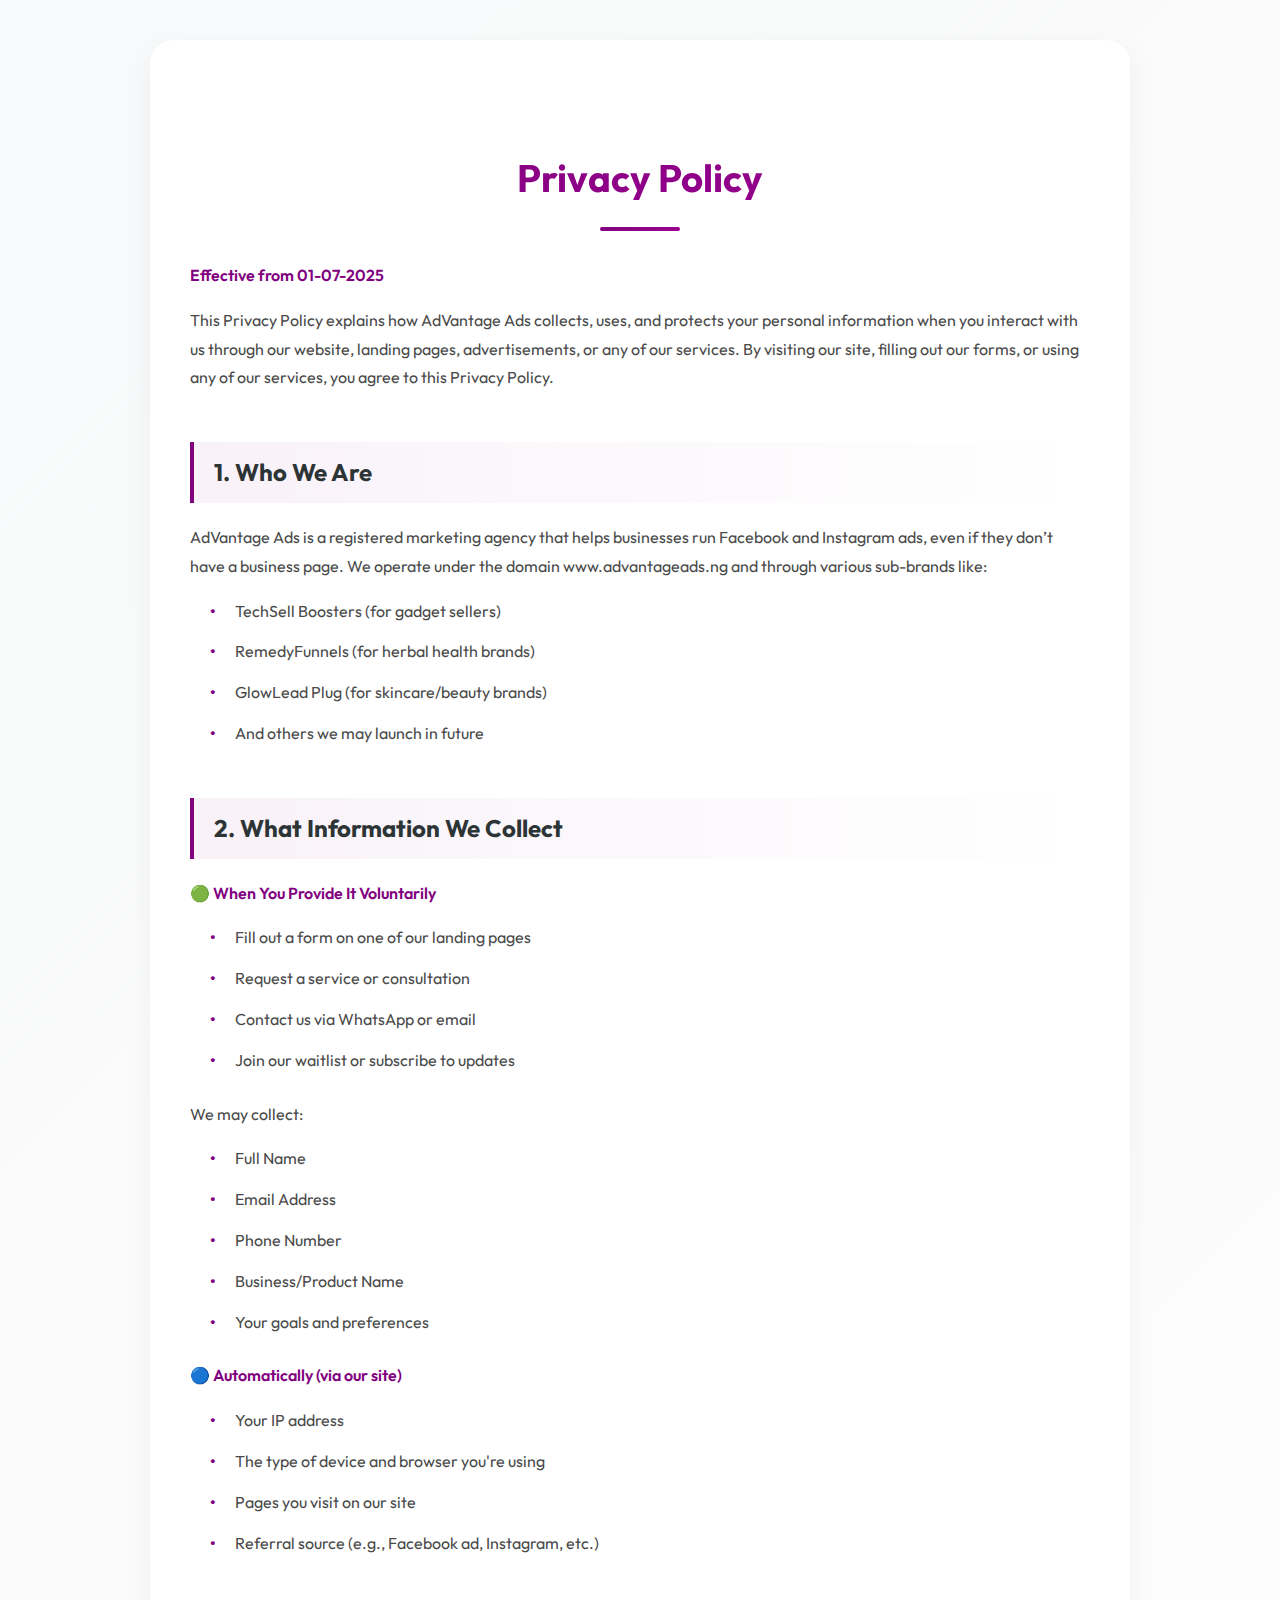
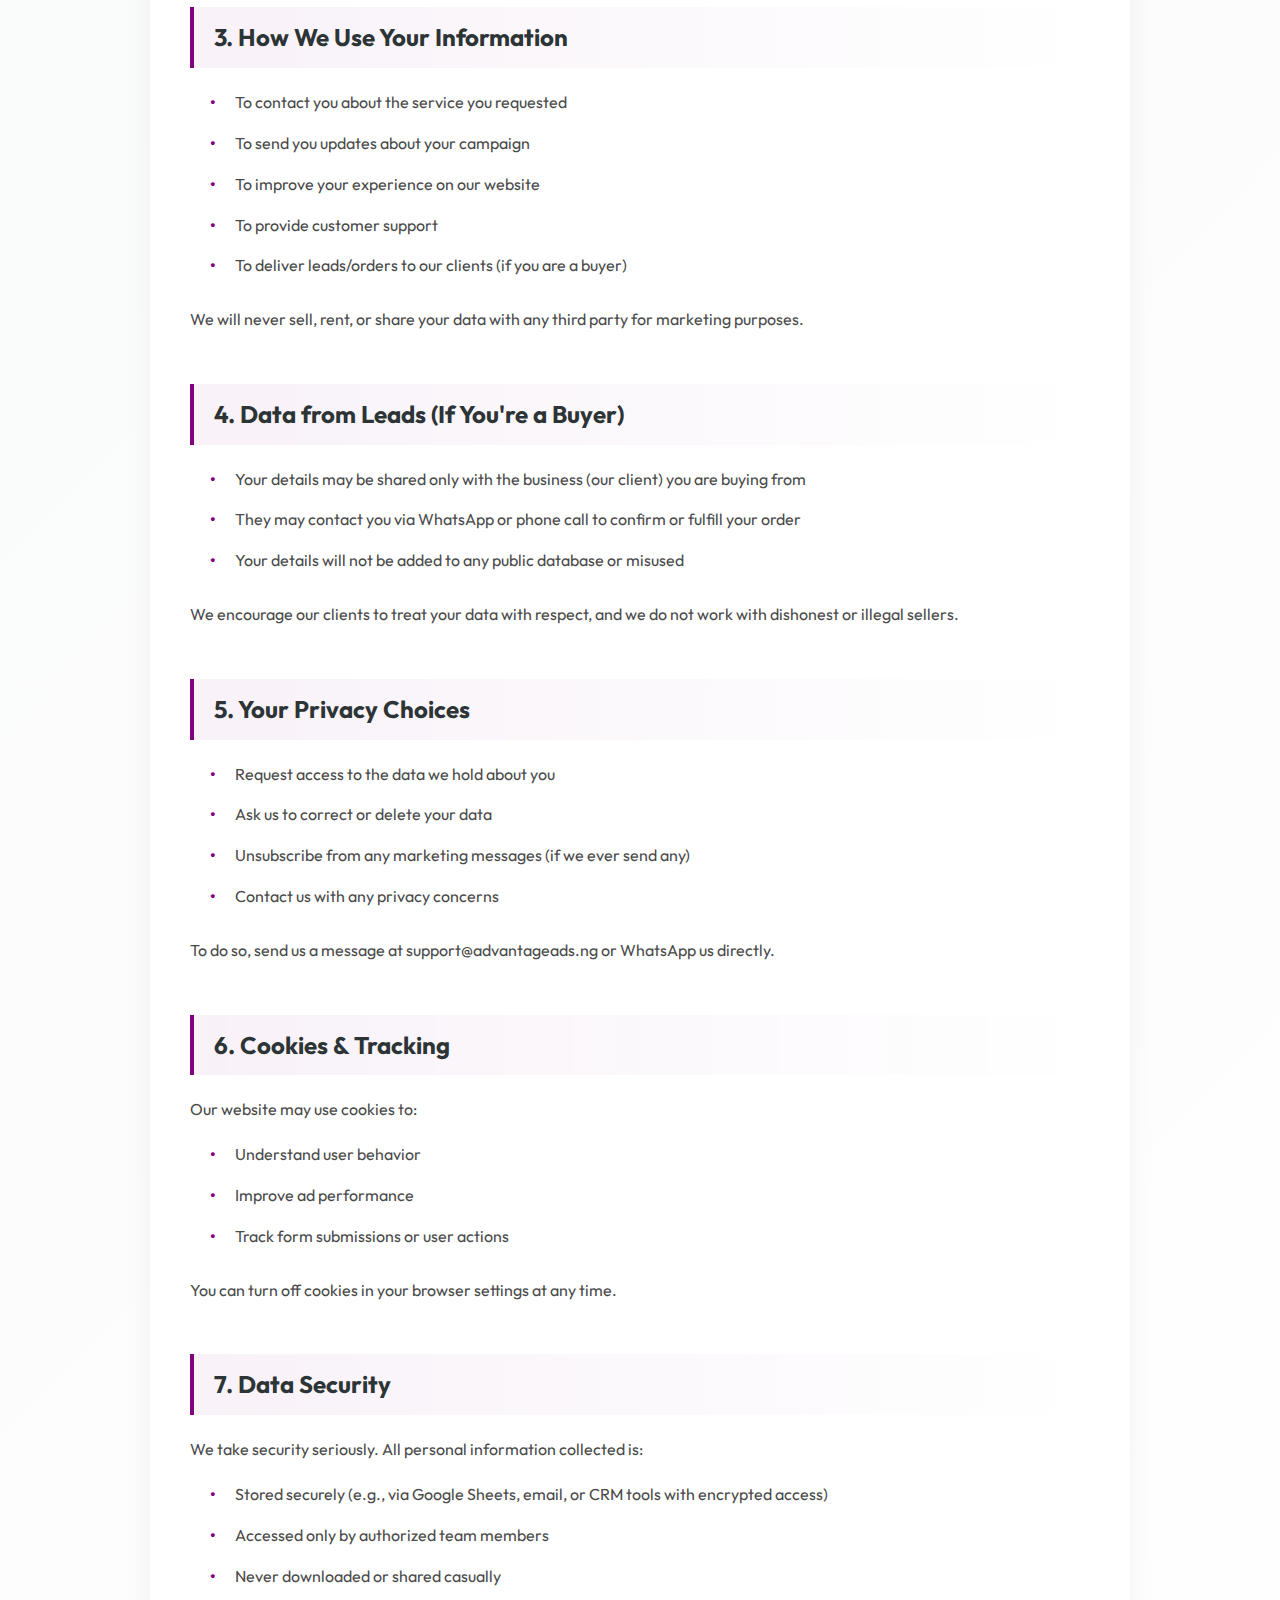
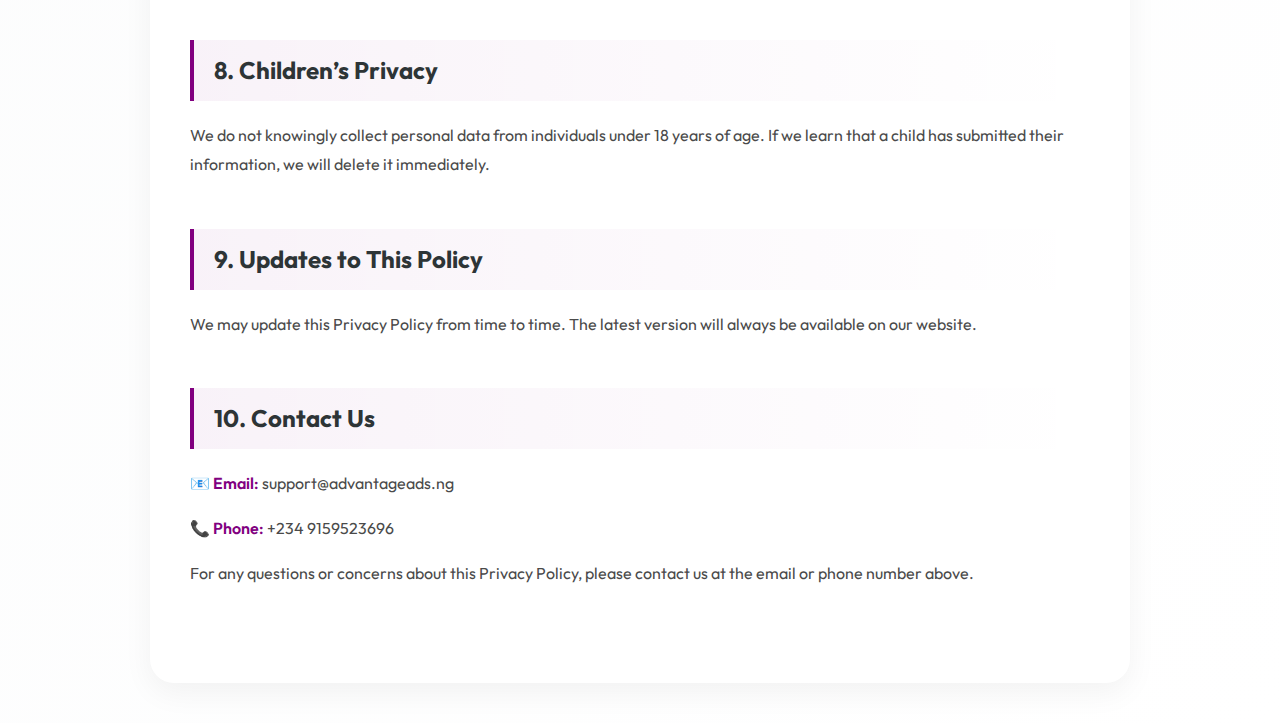
<file: privacy-policy.html>
<!DOCTYPE html>
<html lang="en">
<head>
  <meta charset="UTF-8" />
  <meta name="viewport" content="width=device-width, initial-scale=1.0" />
  <title>Privacy Policy | AdVantage Ads</title>
  <link rel="icon" href="logo.jpg" type="image/jpeg">
  <link rel="stylesheet" href="privacy-policy.css" />
  <link href="https://fonts.googleapis.com/css2?family=Outfit:wght@400;600;700&display=swap" rel="stylesheet">
  <!-- Meta Pixel Code -->
  <script>
    !function(f,b,e,v,n,t,s)
    {if(f.fbq)return;n=f.fbq=function(){n.callMethod?
    n.callMethod.apply(n,arguments):n.queue.push(arguments)};
    if(!f._fbq)f._fbq=n;n.push=n;n.loaded=!0;n.version='2.0';
    n.queue=[];t=b.createElement(e);t.async=!0;
    t.src=v;s=b.getElementsByTagName(e)[0];
    s.parentNode.insertBefore(t,s)}(window, document,'script',
    'https://connect.facebook.net/en_US/fbevents.js');
    fbq('init', '984090676991896');
    fbq('track', 'PageView');
    </script>
    <noscript><img height="1" width="1" style="display:none"
    src="https://www.facebook.com/tr?id=984090676991896&ev=PageView&noscript=1"
    />
  </noscript>
  <script type="text/javascript">
    (function(c,l,a,r,i,t,y){
        c[a]=c[a]||function(){(c[a].q=c[a].q||[]).push(arguments)};
        t=l.createElement(r);t.async=1;t.src="https://www.clarity.ms/tag/"+i;
        y=l.getElementsByTagName(r)[0];y.parentNode.insertBefore(t,y);
    })(window, document, "clarity", "script", "s8mlpc4wlg");
  </script>
</head>
<body>
    <section class="agreement-section">

        <div class="container">
            <h1>Privacy Policy</h1>
            <p><strong>Effective from 01-07-2025</strong></p>
            <p>This Privacy Policy explains how AdVantage Ads collects, uses, and protects your personal information when you interact with us through our website, landing pages, advertisements, or any of our services. By visiting our site, filling out our forms, or using any of our services, you agree to this Privacy Policy.</p>

            <h2>1. Who We Are</h2>
            <p>AdVantage Ads is a registered marketing agency that helps businesses run Facebook and Instagram ads, even if they don’t have a business page. We operate under the domain www.advantageads.ng and through various sub-brands like:</p>
            <ul>
                <li>TechSell Boosters (for gadget sellers)</li>
                <li>RemedyFunnels (for herbal health brands)</li>
                <li>GlowLead Plug (for skincare/beauty brands)</li>
                <li>And others we may launch in future</li>
            </ul>

            <h2>2. What Information We Collect</h2>
            <p><strong>🟢 When You Provide It Voluntarily</strong></p>
            <ul>
                <li>Fill out a form on one of our landing pages</li>
                <li>Request a service or consultation</li>
                <li>Contact us via WhatsApp or email</li>
                <li>Join our waitlist or subscribe to updates</li>
            </ul>
            <p>We may collect:</p>
            <ul>
                <li>Full Name</li>
                <li>Email Address</li>
                <li>Phone Number</li>
                <li>Business/Product Name</li>
                <li>Your goals and preferences</li>
            </ul>
            <p><strong>🔵 Automatically (via our site)</strong></p>
            <ul>
                <li>Your IP address</li>
                <li>The type of device and browser you're using</li>
                <li>Pages you visit on our site</li>
                <li>Referral source (e.g., Facebook ad, Instagram, etc.)</li>
            </ul>

            <h2>3. How We Use Your Information</h2>
            <ul>
                <li>To contact you about the service you requested</li>
                <li>To send you updates about your campaign</li>
                <li>To improve your experience on our website</li>
                <li>To provide customer support</li>
                <li>To deliver leads/orders to our clients (if you are a buyer)</li>
            </ul>
            <p>We will never sell, rent, or share your data with any third party for marketing purposes.</p>

            <h2>4. Data from Leads (If You're a Buyer)</h2>
            <ul>
                <li>Your details may be shared only with the business (our client) you are buying from</li>
                <li>They may contact you via WhatsApp or phone call to confirm or fulfill your order</li>
                <li>Your details will not be added to any public database or misused</li>
            </ul>
            <p>We encourage our clients to treat your data with respect, and we do not work with dishonest or illegal sellers.</p>

            <h2>5. Your Privacy Choices</h2>
            <ul>
                <li>Request access to the data we hold about you</li>
                <li>Ask us to correct or delete your data</li>
                <li>Unsubscribe from any marketing messages (if we ever send any)</li>
                <li>Contact us with any privacy concerns</li>
            </ul>
            <p>To do so, send us a message at support@advantageads.ng or WhatsApp us directly.</p>

            <h2>6. Cookies & Tracking</h2>
            <p>Our website may use cookies to:</p>
            <ul>
                <li>Understand user behavior</li>
                <li>Improve ad performance</li>
                <li>Track form submissions or user actions</li>
            </ul>
            <p>You can turn off cookies in your browser settings at any time.</p>

            <h2>7. Data Security</h2>
            <p>We take security seriously. All personal information collected is:</p>
            <ul>
                <li>Stored securely (e.g., via Google Sheets, email, or CRM tools with encrypted access)</li>
                <li>Accessed only by authorized team members</li>
                <li>Never downloaded or shared casually</li>
            </ul>

            <h2>8. Children’s Privacy</h2>
            <p>We do not knowingly collect personal data from individuals under 18 years of age. If we learn that a child has submitted their information, we will delete it immediately.</p>

            <h2>9. Updates to This Policy</h2>
            <p>We may update this Privacy Policy from time to time. The latest version will always be available on our website.</p>

            <h2>10. Contact Us</h2>
            <div class="contact-info">
                <p><strong>📧 Email:</strong> support@advantageads.ng</p>
                <p><strong>📞 Phone:</strong> +234 9159523696</p>
            </div>
            <p>For any questions or concerns about this Privacy Policy, please contact us at the email or phone number above.</p>  
        </div>
    </section>
</body>
</html>
</file>
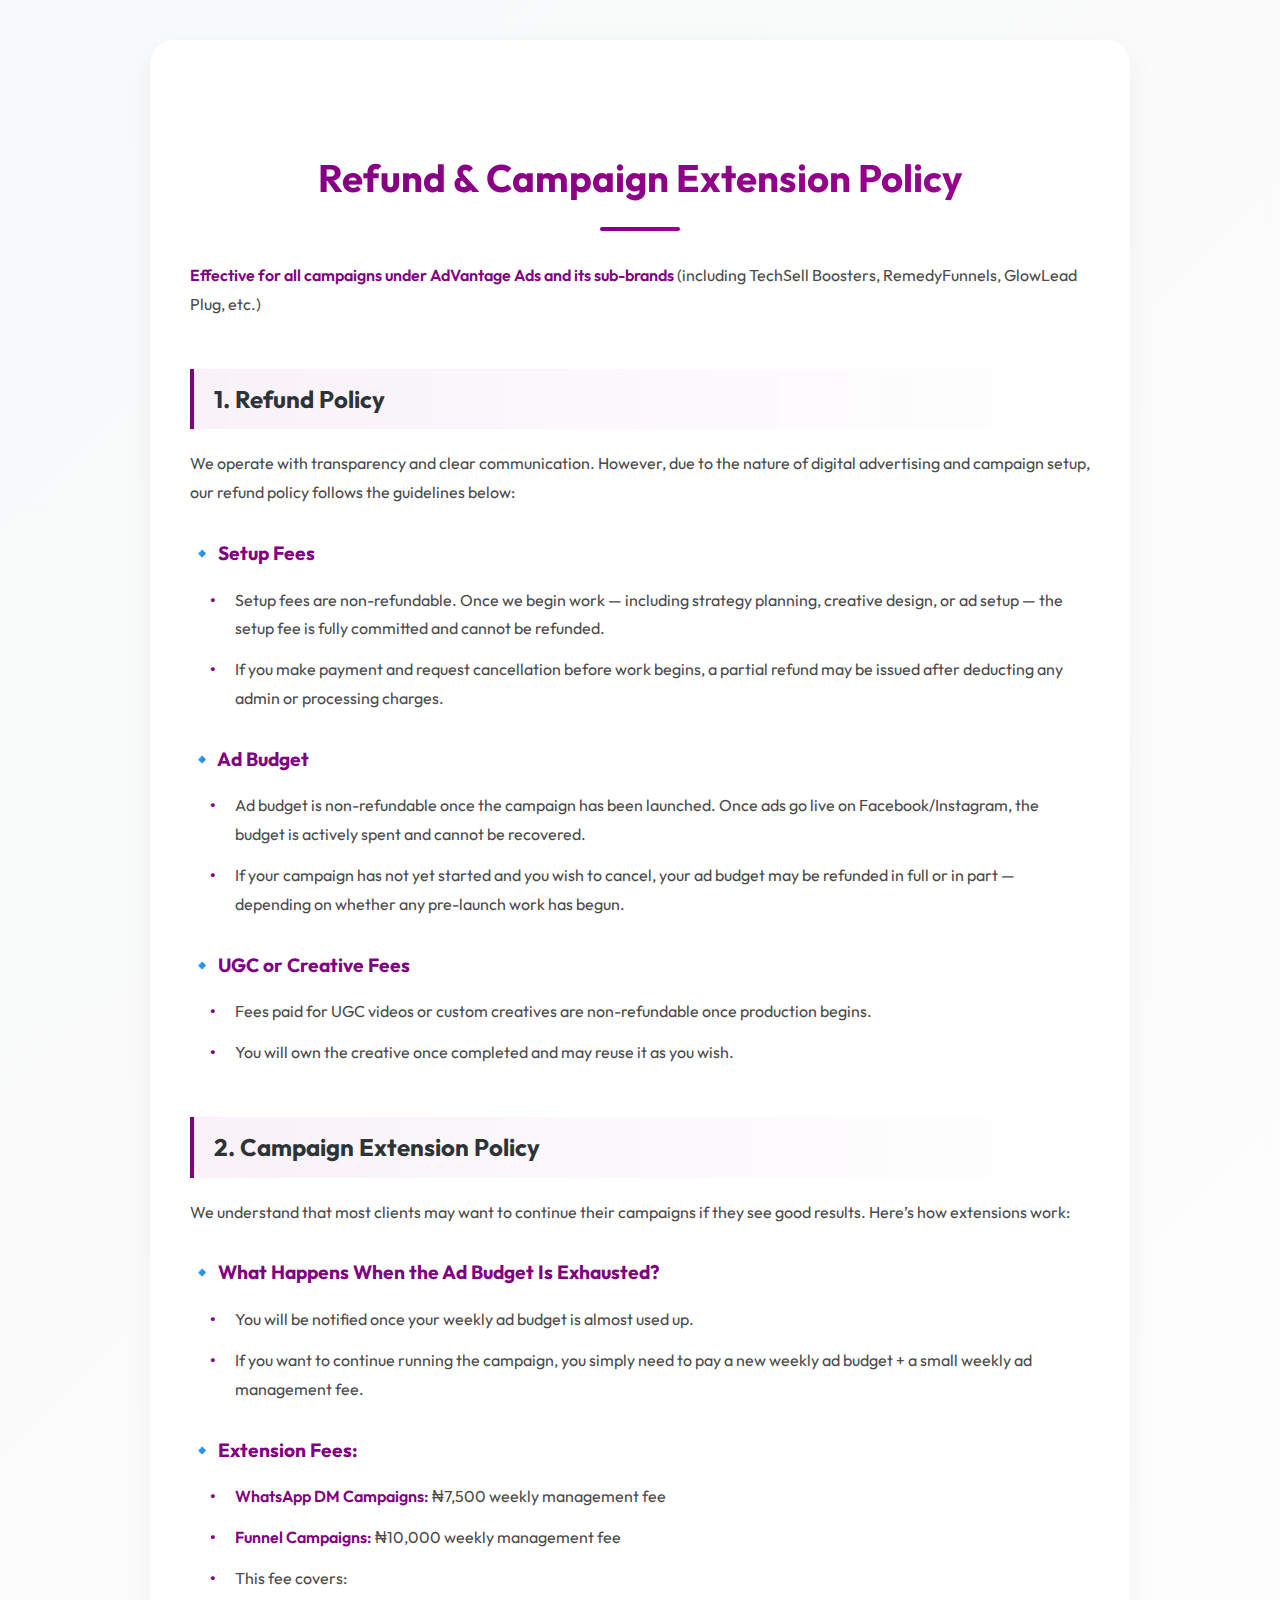
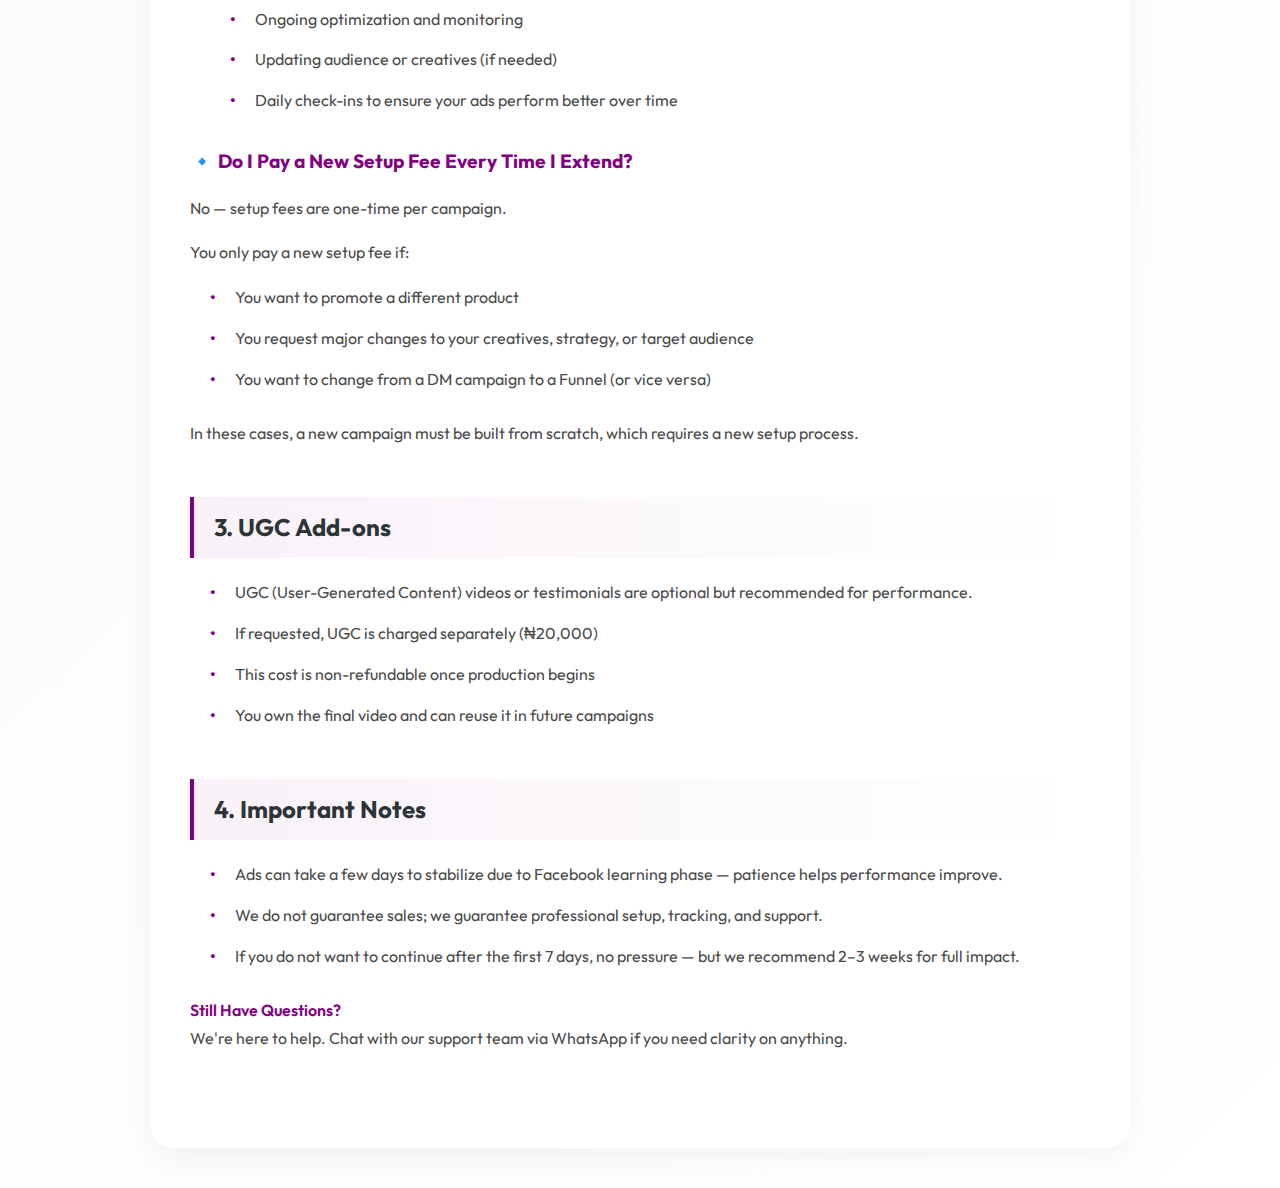
<file: refund-policy.html>
<!DOCTYPE html>
<html lang="en">
<head>
  <meta charset="UTF-8" />
  <meta name="viewport" content="width=device-width, initial-scale=1.0" />
  <title>Refund & Extension Policy - AdVantage Ads</title>
  <link rel="icon" href="logo.jpg" type="image/jpeg">
  <link rel="stylesheet" href="refund-policy.css" />
  <link href="https://fonts.googleapis.com/css2?family=Outfit:wght@400;600;700&display=swap" rel="stylesheet">
  <!-- Meta Pixel Code -->
  <script>
    !function(f,b,e,v,n,t,s)
    {if(f.fbq)return;n=f.fbq=function(){n.callMethod?
    n.callMethod.apply(n,arguments):n.queue.push(arguments)};
    if(!f._fbq)f._fbq=n;n.push=n;n.loaded=!0;n.version='2.0';
    n.queue=[];t=b.createElement(e);t.async=!0;
    t.src=v;s=b.getElementsByTagName(e)[0];
    s.parentNode.insertBefore(t,s)}(window, document,'script',
    'https://connect.facebook.net/en_US/fbevents.js');
    fbq('init', '984090676991896');
    fbq('track', 'PageView');
    </script>
    <noscript><img height="1" width="1" style="display:none"
    src="https://www.facebook.com/tr?id=984090676991896&ev=PageView&noscript=1"
    />
  </noscript>
  <script type="text/javascript">
    (function(c,l,a,r,i,t,y){
        c[a]=c[a]||function(){(c[a].q=c[a].q||[]).push(arguments)};
        t=l.createElement(r);t.async=1;t.src="https://www.clarity.ms/tag/"+i;
        y=l.getElementsByTagName(r)[0];y.parentNode.insertBefore(t,y);
    })(window, document, "clarity", "script", "s8mlpc4wlg");
  </script>
</head>
<body>
  <div class="container">
    <h1>Refund & Campaign Extension Policy</h1>
    <p><strong>Effective for all campaigns under AdVantage Ads and its sub-brands</strong> (including TechSell Boosters, RemedyFunnels, GlowLead Plug, etc.)</p>

    <h2>1. Refund Policy</h2>
    <p>We operate with transparency and clear communication. However, due to the nature of digital advertising and campaign setup, our refund policy follows the guidelines below:</p>

    <h3>🔹 Setup Fees</h3>
    <ul>
      <li>Setup fees are non-refundable. Once we begin work — including strategy planning, creative design, or ad setup — the setup fee is fully committed and cannot be refunded.</li>
      <li>If you make payment and request cancellation before work begins, a partial refund may be issued after deducting any admin or processing charges.</li>
    </ul>

    <h3>🔹 Ad Budget</h3>
    <ul>
      <li>Ad budget is non-refundable once the campaign has been launched. Once ads go live on Facebook/Instagram, the budget is actively spent and cannot be recovered.</li>
      <li>If your campaign has not yet started and you wish to cancel, your ad budget may be refunded in full or in part — depending on whether any pre-launch work has begun.</li>
    </ul>

    <h3>🔹 UGC or Creative Fees</h3>
    <ul>
      <li>Fees paid for UGC videos or custom creatives are non-refundable once production begins.</li>
      <li>You will own the creative once completed and may reuse it as you wish.</li>
    </ul>

    <h2>2. Campaign Extension Policy</h2>
    <p>We understand that most clients may want to continue their campaigns if they see good results. Here’s how extensions work:</p>

    <h3>🔹 What Happens When the Ad Budget Is Exhausted?</h3>
    <ul>
      <li>You will be notified once your weekly ad budget is almost used up.</li>
      <li>If you want to continue running the campaign, you simply need to pay a new weekly ad budget + a small weekly ad management fee.</li>
    </ul>

    <h3>🔹 Extension Fees:</h3>
    <ul>
      <li><strong>WhatsApp DM Campaigns:</strong> ₦7,500 weekly management fee</li>
      <li><strong>Funnel Campaigns:</strong> ₦10,000 weekly management fee</li>
      <li>This fee covers:</li>
      <ul>
        <li>Ongoing optimization and monitoring</li>
        <li>Updating audience or creatives (if needed)</li>
        <li>Daily check-ins to ensure your ads perform better over time</li>
      </ul>
    </ul>

    <h3>🔹 Do I Pay a New Setup Fee Every Time I Extend?</h3>
    <p>No — setup fees are one-time per campaign.</p>
    <p>You only pay a new setup fee if:</p>
    <ul>
      <li>You want to promote a different product</li>
      <li>You request major changes to your creatives, strategy, or target audience</li>
      <li>You want to change from a DM campaign to a Funnel (or vice versa)</li>
    </ul>
    <p>In these cases, a new campaign must be built from scratch, which requires a new setup process.</p>

    <h2>3. UGC Add-ons</h2>
    <ul>
      <li>UGC (User-Generated Content) videos or testimonials are optional but recommended for performance.</li>
      <li>If requested, UGC is charged separately (₦20,000)</li>
      <li>This cost is non-refundable once production begins</li>
      <li>You own the final video and can reuse it in future campaigns</li>
    </ul>

    <h2>4. Important Notes</h2>
    <ul>
      <li>Ads can take a few days to stabilize due to Facebook learning phase — patience helps performance improve.</li>
      <li>We do not guarantee sales; we guarantee professional setup, tracking, and support.</li>
      <li>If you do not want to continue after the first 7 days, no pressure — but we recommend 2–3 weeks for full impact.</li>
    </ul>

    <p><strong>Still Have Questions?</strong><br>We're here to help. Chat with our support team via WhatsApp if you need clarity on anything.</p>
  </div>
</body>
</html>
</file>
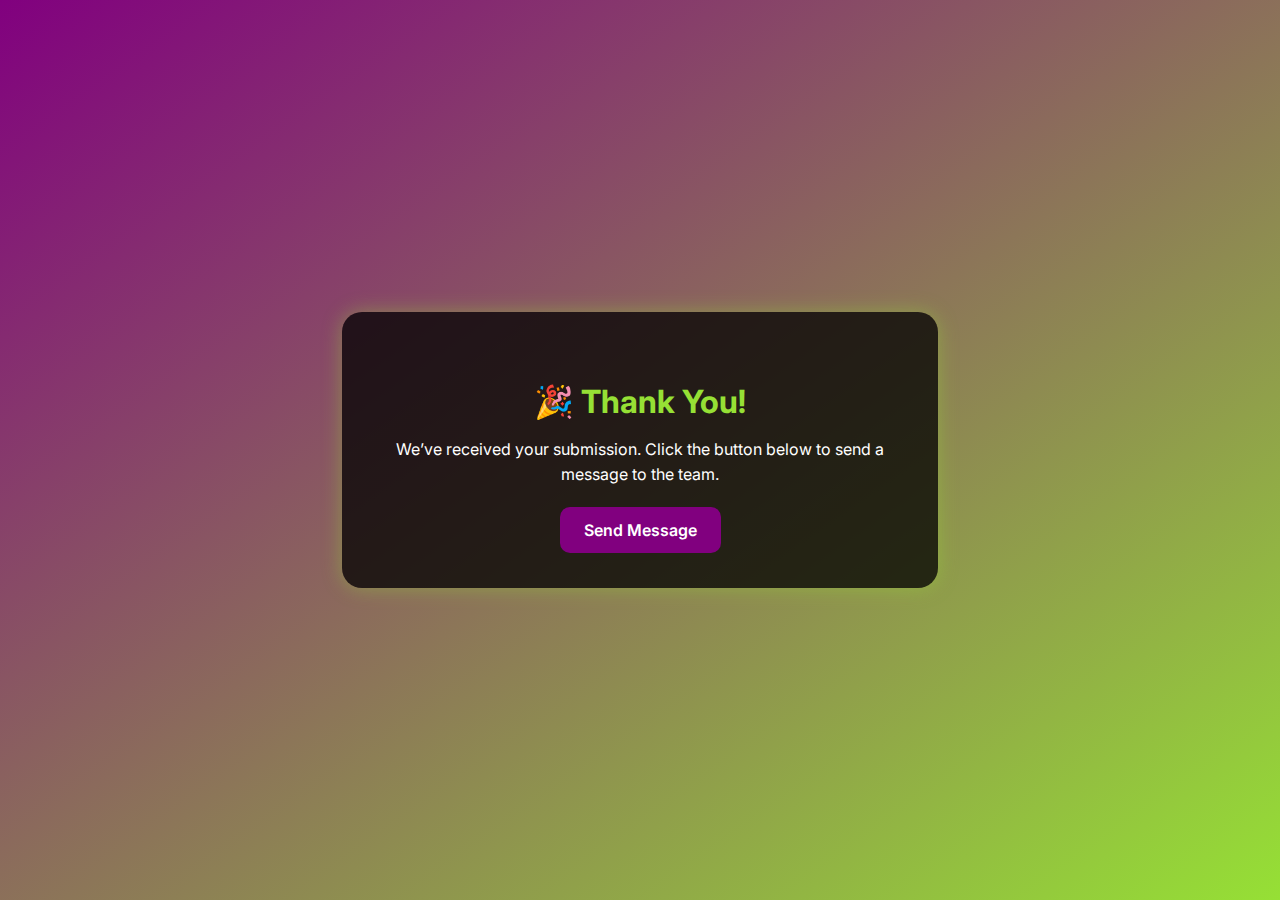
<file: thank-you.html>
<!DOCTYPE html>
<html lang="en">
<head>
  <meta charset="UTF-8" />
  <meta name="viewport" content="width=device-width, initial-scale=1.0" />
  <title>Thank You - AdVantage Ads</title>
  <link rel="icon" href="/favicon.png" type="image/png">
  <link rel="stylesheet" href="https://fonts.googleapis.com/css2?family=Inter:wght@400;600;700&display=swap">
  <style>
    body {
      margin: 0;
      padding: 0;
      font-family: 'Inter', sans-serif;
      background-color: #0b0b0b;
      color: white;
      display: flex;
      align-items: center;
      justify-content: center;
      height: 100vh;
      text-align: center;
      background-image: linear-gradient(145deg, #81007f 0%, #96e035 100%);
    }

    .container {
      background: rgba(0, 0, 0, 0.75);
      padding: 3rem;
      border-radius: 20px;
      box-shadow: 0 0 20px rgba(150, 224, 53, 0.4);
      max-width: 500px;
    }

    h1 {
      font-size: 2rem;
      margin-bottom: 1rem;
      color: #96e035;
    }

    p {
      font-size: 1rem;
      margin-bottom: 2rem;
      line-height: 1.6;
    }

    .btn {
      background-color: #81007f;
      color: white;
      padding: 0.8rem 1.5rem;
      border: none;
      border-radius: 10px;
      text-decoration: none;
      font-weight: 600;
      transition: background 0.3s;
    }

    .btn:hover {
      background-color: #5c005a;
    }

    @media (max-width: 500px) {
      .container {
        margin: 1rem;
        padding: 2rem;
      }

      h1 {
        font-size: 1.5rem;
      }

      p {
        font-size: 0.95rem;
      }
    }
  </style>

  <!-- Meta Pixel Code -->
  <script>
    !function(f,b,e,v,n,t,s)
    {if(f.fbq)return;n=f.fbq=function(){n.callMethod?
    n.callMethod.apply(n,arguments):n.queue.push(arguments)};
    if(!f._fbq)f._fbq=n;n.push=n;n.loaded=!0;n.version='2.0';
    n.queue=[];t=b.createElement(e);t.async=!0;
    t.src=v;s=b.getElementsByTagName(e)[0];
    s.parentNode.insertBefore(t,s)}(window, document,'script',
    'https://connect.facebook.net/en_US/fbevents.js');
    fbq('init', '984090676991896');
    fbq('track', 'PageView');
    </script>
    <noscript><img height="1" width="1" style="display:none"
    src="https://www.facebook.com/tr?id=984090676991896&ev=PageView&noscript=1"
    />
  </noscript>
  <script type="text/javascript">
    (function(c,l,a,r,i,t,y){
        c[a]=c[a]||function(){(c[a].q=c[a].q||[]).push(arguments)};
        t=l.createElement(r);t.async=1;t.src="https://www.clarity.ms/tag/"+i;
        y=l.getElementsByTagName(r)[0];y.parentNode.insertBefore(t,y);
    })(window, document, "clarity", "script", "s8mlpc4wlg");
  </script>
</head>

<body>
  <div class="container">
    <h1>🎉 Thank You!</h1>
    <p>We’ve received your submission. Click the button below to send a message to the team.</p>
    <a href="https://wa.link/xzpig8" class="btn">Send Message</a>
  </div>
</body>
</html>
</file>
<file: styles.css>
:root {
   
    --bg-dark: #000000;
    --bg-light: #181717; /* Slightly lighter black for center */
    --bg-gradient-size: 90%; /* Adjustable gradient size */
    --accent: #96e035;
    --text-light: #f0f0f0;
    --text-muted: #999;
    --btn-primary: #96e035;
    --btn-text: #000;
    --font-primary: 'Sora', -apple-system, BlinkMacSystemFont, system-ui, sans-serif;
    --font-secondary: 'Outfit', -apple-system, BlinkMacSystemFont, system-ui, sans-serif;
}

* {
  margin: 0;
  padding: 0;
  box-sizing: border-box;
}

body {
    background: radial-gradient(
        circle at center,
        var(--bg-light) 0%,
        var(--bg-dark) var(--bg-gradient-size)
      );
      color: var(--text-light);
      font-family: var(--font-secondary);
      line-height: 1.6;
      min-height: 100vh;
}

.bg-svg {
    position: fixed;
    top: 0;
    left: 0;
    z-index: -1;
    width: 100vw;
    height: 100vh;
    background-image: url('bg.svg');
    background-repeat: repeat;
    background-size: cover;
    background-position: center;
    min-height: 100vh;
    overflow: hidden;
  }

.navbar {
  display: flex;
  justify-content: space-between;
  align-items: center;
  padding: 1.5rem 2rem;
  background: rgba(255, 255, 255, 0.03);
  backdrop-filter: blur(10px);
  border-bottom: 1px solid rgba(255, 255, 255, 0.08);
  position: sticky;
  top: 0;
  z-index: 100;
  max-width: 1400px;
  margin: 0 auto;
}

.logo {
  font-family: var(--font-primary);
  font-size: 1.5rem;
  color: var(--accent);
  font-weight: 700;
  display: flex;
  align-items: baseline;
  gap: 0.3rem;
}

.logo sub {
  color: var(--text-muted);
  font-weight: 400;
}

.nav-links {
  display: flex;
  align-items: center;
  gap: 2rem;
}

.btn {
  font-family: var(--font-primary);
  font-weight: 600;
  padding: 0.7rem 1.4rem;
  border-radius: 8px;
  text-decoration: none;
  transition: all 0.3s ease;
}

.btn-primary {
  background: var(--accent);
  color: var(--btn-text);
}

.btn-primary:hover {
  transform: translateY(-2px);
  box-shadow: 0 4px 12px rgba(150, 224, 53, 0.2);
}

/* Container styles */
.container {
  max-width: 1200px;
  margin: 0 auto;
  padding: 0 2rem;
}

/* Mobile styles */
@media (max-width: 768px) {
  .navbar {
      padding: 1rem;
  }

  .logo {
      font-size: 1.3rem;
  }

  .nav-links {
      gap: 1rem;
  }

  .btn {
      padding: 0.6rem 1.2rem;
      font-size: 0.9rem;
  }
}

/* Hero Section */
.hero {
    display: flex;
    flex-wrap: wrap;
    gap: 2rem;
    justify-content: space-between;
    align-items: center;
    padding: 2rem;
    max-width: 1200px;
    margin: 0 auto;
  }

.hero-text {
    flex: 1;
    min-width: 300px;  /* Minimum width before wrapping */
    max-width: 550px;
}

.hero h1 {
    font-family: var(--font-primary);
    font-weight: 700;
    letter-spacing: -0.02em;
  font-size: 2.5rem;
  color: var(--accent);
  margin-bottom: 1rem;
}

.hero p {
    font-family: var(--font-secondary);
    font-weight: 400;
  font-size: 1.1rem;
  margin-bottom: 1rem;
  color: var(--text-light);
}

.subtext {
  color: var(--text-muted);
}

.trust-list {
  list-style: none;
  margin-top: 1rem;
}

.trust-list li {
  margin-bottom: 0.5rem;
}

.hero-image {
    flex: 1;
    min-width: 300px;
    display: flex;
    justify-content: center;
    align-items: center;
    position: relative;
}

/* Add glow effect */
.hero-image::after {
    content: '';
    position: absolute;
    bottom: 70px;
    left: 50%;
    transform: translateX(-50%);
    width: 80%;
    height: 40px;
    background: radial-gradient(
        ellipse at center,
        rgba(157, 206, 91, 0.3) 0%,
        rgba(157, 206, 91, 0) 70%
    );
    filter: blur(10px);
    pointer-events: none;
}

.hero-image img {
    max-width: 400px;
    width: 100%;
    object-fit: contain;
    position: relative;
    z-index: 1;
}
  /* First, update the hamburger styles for better appearance */
.hamburger {
    display: none;
    flex-direction: column;
    gap: 6px;
    cursor: pointer;
    padding: 4px;
    z-index: 100;
  }
  
  .hamburger span {
    width: 28px;
    height: 2px;
    background: var(--accent);
    border-radius: 4px;
    transition: all 0.3s ease-in-out;
  }
  
  /* Tablet and smaller desktop screens */
@media (max-width: 1024px) {
    .container {
      padding: 0 1.5rem;
    }
  
    .navbar {
      padding: 1.2rem 1.5rem;
    }
  
    .hero {
      gap: 1.5rem;
      padding: 1.5rem;
    }
  
    .hero-text {
      max-width: 50%;
    }
  
    .hero h1 {
      font-size: 2.2rem;
    }
  
    .hero p {
      font-size: 1rem;
    }
  
    .hero-image img {
      max-width: 350px;
    }
  }
  
  /* Mobile devices */
  @media (max-width: 768px) {
    .container {
        padding: 0 1.25rem;
    }

    .navbar {
        padding: 1rem 1.25rem;
    }

    /* Hero section */
    .hero {
      display: flex;
      flex-direction: column;
      padding: 1.5rem 0;
      gap: 1.5rem;
  }

  .hero-text {
      display: flex;
      flex-direction: column;
      width: 100%;
  }

  /* Reorder elements using flex order */
  .hero h1 {
      order: 1;
      font-size: 1.8rem;
      margin-bottom: 1rem;
  }

  .hero p {
      order: 2;
      font-size: 0.95rem;
      margin-bottom: 0.75rem;
  }

  .subtext {
      order: 3;
      font-size: 0.9rem;
      margin-bottom: 1rem;
  }

  .hero-image {
      order: 4;
      width: 100%;
      display: flex;
      justify-content: center;
      align-items: center;
      margin: 0.5rem 0;
  }

  .hero-image img {
      max-width: 200px;
      width: 100%;
      object-fit: contain;
  }

  .cta-buttons {
      order: 5;
      width: 100%;
      margin-top: 1rem;
  }

  .trust-list {
      order: 6;
      margin-top: 1.5rem;
      font-size: 0.85rem;
  }

  /* Adjust glow effect */
  .hero-image::after {
      width: 80%;
      height: 20px;
      bottom: -10px;
  }

  .btn {
      width: 100%;
      padding: 0.8rem 1.5rem;
      font-size: 0.95rem;
      text-align: center;
  }
}

/* Small mobile devices */
@media (max-width: 480px) {
  .hero h1 {
      font-size: 1.6rem;
  }

  .hero p {
      font-size: 0.9rem;
  }

  .hero-image img {
      max-width: 180px;
  }
}

.why-sales-section {
  background: transparent;
  padding: 4rem 2rem;
  color: #e0e0e0;
  text-align: left;
}

.why-sales-content {
  max-width: 800px;
  margin: auto;
}

.why-sales-content h2 {
  color: #96e035;
  font-size: 2.2rem;
  margin-bottom: 1rem;
  text-align: center;
}

.why-sales-content .lead {
  font-size: 1.25rem;
  font-weight: 600;
  margin-bottom: 1rem;
  color: #fff;
}

.why-sales-content p {
  margin-bottom: 1rem;
  font-size: 1.05rem;
  color: #ccc;
}

.mistakes-list {
  list-style: none;
  padding: 0;
  margin: 2rem 0;
}

.mistakes-list li {
  background: rgba(255, 255, 255, 0.03);
  border-left: 4px solid #96e035;
  padding: 1rem;
  margin-bottom: 1rem;
  font-size: 1rem;
  border-radius: 6px;
}

.truth {
  font-weight: 500;
  font-style: italic;
  color: #ddd;
  margin-bottom: 2rem;
}

.cta-btn.green {
  display: inline-block;
  background-color: #96e035;
  color: #111;
  padding: 0.8rem 1.6rem;
  font-weight: 600;
  border-radius: 8px;
  text-decoration: none;
  transition: background-color 0.3s ease;
}

.cta-btn.green:hover {
  background-color: #7bc722;
}

@media (max-width: 768px) {
  .why-sales-content {
    padding: 0 1rem;
  }
}



.container {
  max-width: 1200px;
  margin: 0 auto;
  padding: 0 2rem;
  display: flex;
  flex-direction: column;
  align-items: center;
  text-align: center;
}
.our-solution-section {
  padding: 4rem 2rem;
  color: #e0e0e0;
  background: transparent;
}

.our-solution-section h2 {
  color: #96e035;
  font-size: 2rem;
  margin-bottom: 1rem;
  text-align: center;
}

.our-solution-section .intro {
  font-weight: 600;
  color: #96e035;
  font-size: 1.2rem;
  margin-bottom: 1rem;
}

.product-grid {
  display: grid;
  grid-template-columns: repeat(auto-fit, minmax(220px, 1fr));
  gap: 1rem;
  margin: 2rem 0;
}

.product {
  background: rgba(255, 255, 255, 0.05);
  border-left: 4px solid #96e035;
  padding: 1rem;
  border-radius: 6px;
}

.highlight {
  font-size: 1.2rem;
  font-weight: bold;
  color: #ccc;
  margin: 2rem auto;
  text-align: center;
  max-width: 700px;
}

.benefits {
  width: 100%;
  max-width: 900px;
  margin: 3rem auto;
  text-align: center;
  background: rgba(255, 255, 255, 0.03);
  opacity: 0.9;
  border-radius: 20px;
  padding: 2.5rem 2rem;
  box-shadow: 0 8px 32px rgba(0, 0, 0, 0.1);
  backdrop-filter: blur(10px);
}

.benefits p:first-child {
  font-family: var(--font-primary);
  font-size: 1.4rem;
  font-weight: 600;
  color: var(--accent);
  margin-bottom: 2rem;
  display: inline-block;
  padding: 0.5rem 1.5rem;
  border-radius: 30px;
  background: rgba(150, 224, 53, 0.1);
}

.benefits ul {
  list-style: none;
  padding: 0;
  margin: 2rem auto;
  max-width: 700px;
  display: grid;
  grid-template-columns: repeat(auto-fit, minmax(280px, 1fr));
  gap: 1.5rem;
}

.benefits li {
  background: rgba(255, 255, 255, 0.05);
  padding: 1.2rem;
  border-radius: 12px;
  margin-bottom: 0;
  font-size: 1.05rem;
  display: flex;
  align-items: flex-start;
  justify-content: flex-start;
  text-align: left;
  gap: 1rem;
  transition: transform 0.3s ease, background 0.3s ease;
  border: 1px solid rgba(255, 255, 255, 0.05);
}

.benefits li:hover {
  transform: translateY(-3px);
  background: rgba(255, 255, 255, 0.08);
}

.benefits li strong {
  color: var(--accent);
}

.benefits p:last-child {
  margin-top: 2rem;
  font-size: 1.1rem;
  line-height: 1.6;
  color: var(--text-muted);
  max-width: 600px;
  margin-left: auto;
  margin-right: auto;
}

.benefits p:last-child strong {
  color: var(--accent);
  font-weight: 600;
}

@media (max-width: 768px) {
  .benefits {
      padding: 2rem 1.5rem;
      margin: 2rem auto;
  }

  .benefits p:first-child {
      font-size: 1.2rem;
      padding: 0.4rem 1.2rem;
  }

  .benefits ul {
      grid-template-columns: 1fr;
      gap: 1rem;
  }

  .benefits li {
      padding: 1rem;
      font-size: 0.95rem;
  }

  .benefits p:last-child {
      font-size: 1rem;
      margin-top: 1.5rem;
  }
}

.testimonial {
  max-width: 700px;
  margin: 3rem auto;
  text-align: center;
  font-style: italic;
  color: #bbb;
  border-left: none;
  padding: 0;
}
.product-grid-with-images {
  display: grid;
  grid-template-columns: repeat(auto-fit, minmax(160px, 1fr));
  gap: 1.5rem;
  margin: 2rem 0 3rem;
  text-align: center;
}

.product-card {
  background-color: rgba(255, 255, 255, 0.03);
  border: 1px solid rgba(255, 255, 255, 0.08);
  border-radius: 10px;
  padding: 1rem;
  transition: transform 0.3s ease;
}

.product-card img {
  max-width: 100%;
  height: auto;
  margin-bottom: 0.8rem;
  border-radius: 8px;
}

.product-card p {
  font-size: 0.95rem;
  color: #e0e0e0;
}

.product-card:hover {
  transform: translateY(-5px);
}

.cta-btn.green {
  display: block;
  width: fit-content;
  margin: 2rem auto;
  padding: 0.8rem 2rem;
}
@media (max-width: 768px) {
  .container {
      padding: 0 1.25rem;
  }

  .benefits ul {
      max-width: 100%;
  }

  .benefits li {
      text-align: left;
      justify-content: flex-start;
  }
}



.how-it-works-section {
  padding: 4rem 2rem;
  background: transparent;
  color: #e0e0e0;
}
.how-it-works-section h2 {
  text-align: center;
  font-size: 2rem;
  color: #96e035;
  margin-bottom: 1rem;
}
.how-it-works-section .intro {
  text-align: center;
  font-size: 1.1rem;
  margin-bottom: 2.5rem;
}
.steps-grid {
  display: grid;
  grid-template-columns: repeat(auto-fit, minmax(280px, 1fr));
  gap: 2rem;
  margin-bottom: 2rem;
}
.step-card {
  background: rgba(255, 255, 255, 0.05);
  border-radius: 10px;
  padding: 1.5rem;
  color: #fff;
  border-left: 4px solid #96e035;
}
.step-card.purple {
  border-left-color: #81007F;
}
.step-card h3 {
  font-size: 1.2rem;
  margin-bottom: 1rem;
  color: #96e035;
}
.step-card.purple h3 {
  color: #96e035;
}
.step-card i {
  margin-right: 0.5rem;
}
.bottom-note {
  text-align: center;
  font-size: 1rem;
  margin: 1.5rem auto;
}


.proof-section {
  padding: 4rem 2rem;
  background: transparent;
  color: #e0e0e0;
}
.proof-section h2 {
  color: #96e035;
  text-align: center;
  font-size: 2rem;
  margin-bottom: 1.2rem;
}
.proof-section .intro {
  text-align: center;
  margin-bottom: 2.5rem;
  font-size: 1.05rem;
}
.proof-box {
  background-color: rgba(255, 255, 255, 0.03);
  border: 1px solid rgba(255, 255, 255, 0.08);
  padding: 1rem 1.5rem;
  margin-bottom: 1.5rem;
  border-radius: 8px;
  color: #ccc;
  transition: all 0.3s ease;
}
.proof-box summary {
  cursor: pointer;
  font-size: 1.05rem;
  color: #96e035;
  list-style: none;
  display: flex;
  justify-content: space-between;
  align-items: center;
}
.proof-box summary::-webkit-details-marker {
  display: none;
}
.proof-box[open] summary .arrow {
  transform: rotate(180deg);
}
.proof-box .arrow {
  display: inline-block;
  transition: transform 0.3s ease;
  margin-left: 0.5rem;
}
.proof-box p {
  margin-top: 1rem;
  font-size: 0.95rem;
  color: #ddd;
}
.proof-section .note {
  text-align: center;
  margin: 2rem auto;
  font-style: italic;
  font-size: 0.95rem;
  color: #ccc;
}


.plan-section {
  padding: 4rem 2rem;
  background: transparent;
  color: #e0e0e0;
}

.plan-section h2 {
  text-align: center;
  color: var(--accent);
  font-size: 2.5rem;
  margin-bottom: 1rem;
  font-family: var(--font-primary);
  letter-spacing: -0.02em;
}

.plan-section .intro {
  text-align: center;
  margin-bottom: 3rem;
  font-size: 1.1rem;
  color: var(--text-muted);
  max-width: 600px;
  margin-left: auto;
  margin-right: auto;
}

.plan-box {
  background: rgba(255, 255, 255, 0.03);
  backdrop-filter: blur(10px);
  border: 1px solid rgba(255, 255, 255, 0.08);
  padding: 2rem;
  margin-bottom: 2rem;
  border-radius: 16px;
  color: #e0e0e0;
  transition: transform 0.3s ease, background-color 0.3s ease;
}

.plan-box:hover {
  transform: translateY(-5px);
  background: rgba(255, 255, 255, 0.05);
}

.plan-box summary {
  cursor: pointer;
  font-size: 1.2rem;
  color: var(--accent);
  display: flex;
  align-items: center;
  gap: 1rem;
  padding-bottom: 1rem;
  border-bottom: 1px solid rgba(255, 255, 255, 0.1);
}

.plan-box summary i {
  font-size: 1.4rem;
  color: var(--accent);
}

.plan-box summary strong {
  flex: 1;
  font-family: var(--font-primary);
}

.plan-box p {
  margin: 1.5rem 0;
  font-size: 1rem;
  line-height: 1.6;
}

.plan-box ul {
  margin: 1.5rem 0;
  padding-left: 0;
  list-style: none;
}

.plan-box li {
  margin-bottom: 1rem;
  padding-left: 1.5rem;
  position: relative;
}

.plan-box li::before {
  content: '•';
  color: var(--accent);
  position: absolute;
  left: 0;
  font-weight: bold;
}

.plan-box li strong {
  color: var(--accent);
  font-weight: 600;
}

.plan-box ul ul {
  margin: 1rem 0 1rem 1rem;
}

.plan-box .cta-btn {
  margin-top: 2rem;
  width: 100%;
  text-align: center;
  padding: 1rem;
  font-size: 1rem;
  border-radius: 8px;
  transition: transform 0.2s ease;
}

.plan-box .cta-btn:hover {
  transform: translateY(-2px);
}

.bottom-help {
  margin-top: 4rem;
  text-align: center;
  background: rgba(255, 255, 255, 0.02);
  padding: 2rem;
  border-radius: 12px;
}

.bottom-help p {
  font-size: 1.1rem;
  margin-bottom: 1.5rem;
  color: var(--text-light);
}

.bottom-help i {
  color: var(--accent);
  margin-right: 0.5rem;
}

@media (max-width: 768px) {
  .plan-section {
    padding: 3rem 1.5rem;
  }

  .plan-section h2 {
    font-size: 2rem;
  }

  .plan-box {
    padding: 1.5rem;
  }

  .plan-box summary {
    font-size: 1.1rem;
  }

  .bottom-help {
    margin-top: 3rem;
    padding: 1.5rem;
  }
}



.summary-section {
  padding: 4rem 2rem;
  color: #e0e0e0;
  background: transparent;
}

.summary-section h2 {
  text-align: center;
  font-size: 2.5rem;
  color: var(--accent);
  margin-bottom: 1rem;
  font-family: var(--font-primary);
  letter-spacing: -0.02em;
}

.summary-section .intro {
  text-align: center;
  font-size: 1.1rem;
  color: var(--text-muted);
  margin-bottom: 3rem;
  max-width: 600px;
  margin-left: auto;
  margin-right: auto;
}

.summary-content {
  display: grid;
  grid-template-columns: 1fr 1fr;
  gap: 3rem;
  align-items: center;
  max-width: 1100px;
  margin: 0 auto;
  background: rgba(255, 255, 255, 0.03);
  backdrop-filter: blur(10px);
  border: 1px solid rgba(255, 255, 255, 0.08);
  border-radius: 20px;
  padding: 3rem;
}

.summary-image {
  position: relative;
}

.summary-image::after {
  content: '';
  position: absolute;
  bottom: -20px;
  left: 50%;
  transform: translateX(-50%);
  width: 80%;
  height: 40px;
  background: radial-gradient(
    ellipse at center,
    rgba(150, 224, 53, 0.2) 0%,
    rgba(150, 224, 53, 0) 70%
  );
  filter: blur(10px);
}

.summary-image img {
  width: 100%;
  max-width: 400px;
  border-radius: 16px;
  transform: translateY(-5px);
  transition: transform 0.3s ease;
}

.summary-image img:hover {
  transform: translateY(-10px);
}

.summary-list {
  display: grid;
  gap: 1rem;
  padding: 0;
  list-style: none;
}

.summary-list li {
  background: rgba(255, 255, 255, 0.05);
  padding: 1.2rem;
  border-radius: 12px;
  display: flex;
  align-items: flex-start;
  gap: 1rem;
  transition: transform 0.3s ease;
}

.summary-list li:hover {
  transform: translateX(5px);
  background: rgba(255, 255, 255, 0.08);
}

.summary-list li strong {
  color: var(--accent);
  font-weight: 600;
}

.summary-footer {
  text-align: center;
  margin-top: 3rem;
  background: rgba(255, 255, 255, 0.02);
  padding: 2rem;
  border-radius: 12px;
  max-width: 800px;
  margin-left: auto;
  margin-right: auto;
}

.summary-footer p {
  font-size: 1.2rem;
  margin-bottom: 1.5rem;
  color: var(--text-light);
}

.summary-footer .cta-btn {
  display: inline-block;
  padding: 1rem 2rem;
  font-size: 1.1rem;
}

@media (max-width: 968px) {
  .summary-content {
    grid-template-columns: 1fr;
    padding: 2rem;
    gap: 2rem;
  }

  .summary-image {
    order: -1;
    text-align: center;
  }

  .summary-image img {
    max-width: 300px;
  }
}

@media (max-width: 768px) {
  .summary-section {
    padding: 3rem 1.25rem;
  }

  .summary-section h2 {
    font-size: 2rem;
  }

  .summary-content {
    padding: 1.5rem;
    gap: 1.5rem;
  }

  .summary-list li {
    padding: 1rem;
    font-size: 0.95rem;
  }

  .summary-footer {
    padding: 1.5rem;
  }

  .summary-footer p {
    font-size: 1.1rem;
  }
}


.faq-section {
  padding: 4rem 2rem;
  background: transparent;
  color: #e0e0e0;
}

.faq-section h2 {
  text-align: center;
  font-size: 2.5rem;
  color: var(--accent);
  margin-bottom: 3rem;
  font-family: var(--font-primary);
  letter-spacing: -0.02em;
}

.faq-list {
  max-width: 900px;
  margin: 0 auto;
  display: grid;
  gap: 1rem;
}

.faq-list details {
  background: rgba(255, 255, 255, 0.03);
  backdrop-filter: blur(10px);
  border: 1px solid rgba(255, 255, 255, 0.08);
  padding: 1.5rem;
  border-radius: 12px;
  transition: all 0.3s ease;
}

.faq-list details:hover {
  background: rgba(255, 255, 255, 0.05);
  transform: translateY(-2px);
}

.faq-list details[open] {
  background: rgba(255, 255, 255, 0.05);
}

.faq-list summary {
  cursor: pointer;
  font-size: 1.1rem;
  color: var(--text-light);
  font-weight: 500;
  display: grid;
  grid-template-columns: auto 1fr auto;
  align-items: center;
  gap: 1rem;
  user-select: none;
  list-style: none;
}

.faq-list summary::-webkit-details-marker {
  display: none;
}

.faq-list summary i {
  color: var(--accent);
  font-size: 1.2rem;
  opacity: 0.9;
}

.faq-list summary::after {
  content: '+';
  color: var(--accent);
  font-size: 1.5rem;
  font-weight: 300;
  transition: transform 0.3s ease;
}

.faq-list details[open] summary::after {
  transform: rotate(45deg);
}

.faq-list p {
  margin-top: 1rem;
  padding-top: 1rem;
  border-top: 1px solid rgba(255, 255, 255, 0.1);
  color: var(--text-muted);
  font-size: 1rem;
  line-height: 1.6;
  padding-left: 2.7rem;
}

.faq-list .cta-link {
  color: var(--accent);
  text-decoration: none;
  font-weight: 500;
  display: inline-flex;
  align-items: center;
  gap: 0.5rem;
  margin-top: 0.5rem;
  transition: color 0.3s ease;
}

.faq-list .cta-link:hover {
  color: #fff;
}

@media (max-width: 768px) {
  .faq-section {
    padding: 3rem 1.25rem;
  }

  .faq-section h2 {
    font-size: 2rem;
    margin-bottom: 2rem;
  }

  .faq-list details {
    padding: 1.25rem;
  }

  .faq-list summary {
    font-size: 1rem;
    gap: 0.75rem;
  }

  .faq-list p {
    font-size: 0.95rem;
    padding-left: 2.2rem;
  }
}


.urgency-banner {
  background: rgba(255, 0, 0, 0.1);
  border-top: 2px solid #ff4c4c;
  border-bottom: 2px solid #ff4c4c;
  padding: 1rem 1.5rem;
  text-align: center;
  color: #ff4c4c;
  font-weight: 600;
  font-size: 1rem;
}
.urgency-banner .cta-btn {
  margin-top: 0.8rem;
  display: inline-block;
  padding: 0.6rem 1.2rem;
  background-color: #96e035;
  color: #fff;
  border-radius: 6px;
  font-weight: 600;
  text-decoration: none;
  transition: background-color 0.3s ease;
}
.urgency-banner .cta-btn:hover {
  background-color: #7cb528;
}
.urgency-banner i {
  margin-right: 0.5rem;
  color: #ff4c4c;
}

/* WhatsApp Floating Button */
.whatsapp-float {
  position: fixed;
  bottom: 20px;
  right: 20px;
  background-color: #25D366;
  color: white;
  font-size: 26px;
  padding: 14px;
  width: 56px;
  height: 56px;
  border-radius: 50%;
  text-align: center;
  z-index: 999;
  box-shadow: 0 4px 12px rgba(0, 0, 0, 0.2);
  transition: transform 0.3s ease, background-color 0.3s;
  display: flex;
  align-items: center;
  justify-content: center;
  text-decoration: none;
}

.whatsapp-float:hover {
  background-color: #1da851;
  transform: scale(1.1);
}
</file>
<file: client-agreement.css>
body {
    font-family: 'Outfit', sans-serif;
    line-height: 1.7;
    margin: 0;
    padding: 0;
    background: linear-gradient(135deg, #f8f9fa 0%, #ffffff 100%);
    color: #2d3436;
  }
  
  .container {
    max-width: 900px;
    margin: 0 auto;
    padding: 80px 40px;
    background: white;
    border-radius: 24px;
    box-shadow: 0 10px 30px rgba(0, 0, 0, 0.05);
    margin-top: 40px;
    margin-bottom: 40px;
  }
  
  h1 {
    font-size: 2.4rem;
    margin-bottom: 30px;
    background: linear-gradient(135deg, #81007F 0%, #9b008f 100%);
    -webkit-background-clip: text;
    -webkit-text-fill-color: transparent;
    text-align: center;
    position: relative;
    padding-bottom: 20px;
  }
  
  h1::after {
    content: '';
    position: absolute;
    bottom: 0;
    left: 50%;
    transform: translateX(-50%);
    width: 80px;
    height: 4px;
    background: linear-gradient(90deg, #81007F 0%, #9b008f 100%);
    border-radius: 2px;
  }
  
  h2 {
    font-size: 1.5rem;
    color: #2d3436;
    margin-top: 50px;
    margin-bottom: 20px;
    border-left: 4px solid #81007F;
    padding: 10px 20px;
    background: linear-gradient(90deg, rgba(129, 0, 127, 0.05) 0%, rgba(255, 255, 255, 0) 100%);
    border-radius: 0 8px 8px 0;
  }
  
  h3 {
    font-size: 1.2rem;
    color: #81007F;
    margin-top: 30px;
    margin-bottom: 15px;
  }
  
  p, li {
    font-size: 1rem;
    margin-bottom: 15px;
    color: #4a4a4a;
    line-height: 1.8;
  }
  
  ul {
    padding-left: 20px;
    margin-bottom: 25px;
    list-style-type: none;
  }
  
  ul li {
    position: relative;
    padding-left: 25px;
    margin-bottom: 12px;
  }
  
  ul li::before {
    content: '•';
    color: #81007F;
    font-weight: bold;
    position: absolute;
    left: 0;
  }
  
  ul ul {
    margin-top: 10px;
    margin-bottom: 10px;
  }
  
  strong {
    color: #81007F;
    font-weight: 600;
  }
  
  .highlight {
    font-weight: 600;
    color: #81007F;
    background: rgba(129, 0, 127, 0.05);
    padding: 2px 8px;
    border-radius: 4px;
  }
  
  @media (max-width: 768px) {
    .container {
      padding: 40px 20px;
      margin-top: 20px;
      margin-bottom: 20px;
      border-radius: 16px;
    }
  
    h1 {
      font-size: 1.8rem;
      padding-bottom: 15px;
    }
  
    h2 {
      font-size: 1.3rem;
      padding: 8px 15px;
    }
  
    h3 {
      font-size: 1.1rem;
    }
  
    ul li {
      padding-left: 20px;
    }
  }
</file>
<file: form.css>
/* ...existing code... */
@import url('https://fonts.googleapis.com/css2?family=Sora:wght@300;400;600;700&family=Outfit:wght@300;400;600&display=swap');

:root {
    --bg-dark: #0a0a0a;
    --bg-light: #111111;
    --bg-card: #161616;
    --accent: #96e035;
    --text-light: #f0f0f0;
    --text-muted: #999;
    --btn-primary: #96e035;
    --btn-text: #000;
    --font-primary: 'Sora', -apple-system, BlinkMacSystemFont, system-ui, sans-serif;
    --font-secondary: 'Outfit', -apple-system, BlinkMacSystemFont, system-ui, sans-serif;
    --input-bg: rgba(255,255,255,0.03);
    --input-border: rgba(255,255,255,0.08);
    --shadow: 0 8px 30px rgba(0,0,0,0.3);
}

/* Update body background */
body {
    margin: 0;
    min-height: 100vh;
    font-family: var(--font-primary);
    background: var(--bg-dark);
    color: var(--text-light);
    -webkit-font-smoothing: antialiased;
    -moz-osx-font-smoothing: grayscale;
    padding: 40px 20px;
    overflow-y: auto;
}

/* Update form container background */
.form-container {
    margin: 20px auto;
    width: 100%;
    max-width: 860px;
    background: var(--bg-card);
    border-radius: 16px;
    padding: 0;
    box-shadow: var(--shadow);
    border: 1px solid rgba(255,255,255,0.03);
    position: relative;
}

/* Add this to ensure proper scrolling on mobile */
@media (max-width: 768px) {
    body {
        padding: 20px 10px;
    }
    
    .form-container {
        margin: 10px auto;
    }
}

.form-header {
    display: flex;
    align-items: center;
    gap: 20px;
    padding: 32px;
    background: linear-gradient(180deg, rgba(255,255,255,0.02), transparent);
    border-bottom: 1px solid rgba(255,255,255,0.04);
}

.logo {
    width: 52px;
    height: 52px;
    border-radius: 12px;
    background: linear-gradient(135deg, var(--accent), #7bc922);
    display: flex;
    align-items: center;
    justify-content: center;
}

.logo-text {
    color: var(--bg-dark);
    font-weight: 700;
    font-size: 20px;
    font-family: var(--font-secondary);
}

.header-content h1 {
    margin: 0;
    font-size: 24px;
    font-weight: 600;
    letter-spacing: -0.3px;
}

.header-content .lead {
    margin: 6px 0 0;
    color: var(--text-muted);
    font-size: 14px;
}

#adForm {
    padding: 32px;
    display: flex;
    flex-direction: column;
    gap: 24px;
}

.form-grid {
    display: grid;
    grid-template-columns: 1fr 1fr;
    gap: 20px;
    margin-bottom: 4px;
}

.input-group {
    display: flex;
    flex-direction: column;
    gap: 8px;
}

label {
    font-size: 14px;
    font-weight: 500;
    color: var(--text-light);
}

.required {
    color: var(--accent);
    margin-left: 4px;
}

input[type="text"],
input[type="email"],
textarea {
    padding: 14px 16px;
    border-radius: 12px;
    background: var(--input-bg);
    border: 1px solid var(--input-border);
    color: var(--text-light);
    font-size: 15px;
    transition: all 0.2s ease;
}

input:focus,
textarea:focus {
    border-color: var(--accent);
    box-shadow: 0 0 0 3px rgba(150,224,53,0.1);
    transform: translateY(-1px);
}

.fieldset-group {
    display: grid;
    grid-template-columns: 1fr;
    gap: 24px;
}

fieldset {
    border: 1px solid rgba(255,255,255,0.04);
    padding: 20px;
    border-radius: 12px;
    margin: 0;
    background: rgba(255,255,255,0.01);
}

legend {
    padding: 0 10px;
    font-weight: 600;
    font-size: 14px;
}

.checkbox-group,
.radio-group {
    display: flex;
    flex-direction: column;
    gap: 12px;
    margin-top: 12px;
}

.choice-label {
    display: flex;
    align-items: flex-start;
    gap: 10px;
    cursor: pointer;
    padding: 8px 12px;
    border-radius: 8px;
    transition: background-color 0.15s;
}

.choice-label:hover {
    background: rgba(255,255,255,0.02);
}

.choice-label input {
    margin-top: 3px;
}

.choice-label span {
    font-size: 14px;
    font-weight: 500;
}

.choice-label small {
    display: block;
    color: var(--text-muted);
    font-size: 13px;
    margin-top: 2px;
}

.budget-options {
    display: grid;
    grid-template-columns: repeat(auto-fit, minmax(140px, 1fr));
    gap: 12px;
}

.form-footer {
    display: flex;
    flex-direction: column;
    align-items: center;
    gap: 12px;
    margin-top: 12px;
    text-align: center;
}

button[type="submit"] {
    background: linear-gradient(180deg, var(--accent), #7bc922);
    color: var(--bg-dark);
    border: none;
    padding: 16px 32px;
    border-radius: 12px;
    font-weight: 600;
    font-size: 16px;
    cursor: pointer;
    transition: all 0.2s ease;
    min-width: 200px;
    position: relative;
    display: inline-flex;
    align-items: center;
    justify-content: center;
    gap: 8px;
}

button[type="submit"].loading {
    background: linear-gradient(180deg, #7bc922, #669e1f);
    cursor: wait;
    opacity: 0.9;
}

button[type="submit"].loading::after {
    content: "";
    width: 20px;
    height: 20px;
    border: 2px solid var(--bg-dark);
    border-top-color: transparent;
    border-radius: 50%;
    animation: button-loading 0.8s linear infinite;
}

@keyframes button-loading {
    to { transform: rotate(360deg); }
}

button[type="submit"]:hover {
    transform: translateY(-2px);
    box-shadow: 0 12px 24px rgba(150,224,53,0.15);
}

.form-note {
    color: var(--text-muted);
    font-size: 14px;
}

@media (max-width: 768px) {
    .form-container {
        border-radius: 12px;
        margin: 16px;
    }
    
    .form-header {
        padding: 24px;
    }
    
    #adForm {
        padding: 24px;
        gap: 20px;
    }
    
    .form-grid {
        grid-template-columns: 1fr;
    }
    
    .budget-options {
        grid-template-columns: 1fr;
    }
}

/* Add viewport-specific fixes */
@supports (-webkit-touch-callout: none) {
  /* iOS-specific padding fix */
  body {
    padding-top: max(20px, env(safe-area-inset-top));
    padding-bottom: max(20px, env(safe-area-inset-bottom));
  }
}

/* Modify form container for better mobile display */
.form-container {
    margin: clamp(10px, 3vh, 20px) auto;
    width: min(100%, 860px);
    border-radius: clamp(12px, 3vw, 16px);
    overflow: hidden;
    -webkit-overflow-scrolling: touch; /* Smooth scrolling on iOS */
}

/* Enhanced mobile styles */
@media (max-width: 768px) {
    body {
        padding: 10px;
        padding-top: max(10px, env(safe-area-inset-top));
        padding-bottom: max(10px, env(safe-area-inset-bottom));
    }
    
    .form-header {
        padding: 20px 16px;
        flex-direction: column;
        text-align: center;
        gap: 16px;
    }

    .header-content h1 {
        font-size: clamp(18px, 5vw, 24px);
    }

    .logo {
        width: 48px;
        height: 48px;
    }

    #adForm {
        padding: 20px 16px;
        gap: 16px;
    }

    .input-group {
        gap: 6px;
    }

    input[type="text"],
    input[type="email"],
    textarea {
        padding: 12px 14px;
        font-size: 16px; /* Prevent iOS zoom on focus */
        max-width: 100%;
        -webkit-appearance: none; /* Remove iOS default styles */
        appearance: none;
    }

    fieldset {
        padding: 16px;
    }

    .checkbox-group,
    .radio-group {
        gap: 8px;
    }

    .choice-label {
        padding: 10px;
    }

    /* Improve touch targets */
    .choice-label input[type="radio"],
    .choice-label input[type="checkbox"] {
        width: 20px;
        height: 20px;
        margin-top: 2px;
    }

    button[type="submit"] {
        width: 100%;
        max-width: 100%;
        padding: 16px;
        margin: 0;
        -webkit-tap-highlight-color: transparent;
    }

    .form-footer {
        padding: 0 16px;
    }
}

/* Add these new utility classes */
.w-full {
    width: 100%;
}

.text-left {
    text-align: left;
}

.text-center {
    text-align: center;
}

/* Fix iOS momentum scrolling */
.fieldset-group,
.form-container {
    -webkit-overflow-scrolling: touch;
}

/* Add smooth focus states for touch devices */
@media (hover: none) {
    input:focus,
    textarea:focus,
    button:focus {
        outline: none;
    }

    .choice-label:active {
        background: rgba(255,255,255,0.04);
    }
}

/* Fix notched iPhone display areas */
@supports (padding: max(0px)) {
    .form-container {
        padding-left: max(0px, env(safe-area-inset-left));
        padding-right: max(0px, env(safe-area-inset-right));
    }
}
</file>
<file: privacy-policy.css>
body {
    font-family: 'Outfit', sans-serif;
    line-height: 1.7;
    margin: 0;
    padding: 0;
    background: linear-gradient(135deg, #f8f9fa 0%, #ffffff 100%);
    color: #2d3436;
  }
  
  .container {
    max-width: 900px;
    margin: 0 auto;
    padding: 80px 40px;
    background: white;
    border-radius: 24px;
    box-shadow: 0 10px 30px rgba(0, 0, 0, 0.05);
    margin-top: 40px;
    margin-bottom: 40px;
  }
  
  h1 {
    font-size: 2.4rem;
    margin-bottom: 30px;
    background: linear-gradient(135deg, #81007F 0%, #9b008f 100%);
    -webkit-background-clip: text;
    -webkit-text-fill-color: transparent;
    text-align: center;
    position: relative;
    padding-bottom: 20px;
  }
  
  h1::after {
    content: '';
    position: absolute;
    bottom: 0;
    left: 50%;
    transform: translateX(-50%);
    width: 80px;
    height: 4px;
    background: linear-gradient(90deg, #81007F 0%, #9b008f 100%);
    border-radius: 2px;
  }
  
  h2 {
    font-size: 1.5rem;
    color: #2d3436;
    margin-top: 50px;
    margin-bottom: 20px;
    border-left: 4px solid #81007F;
    padding: 10px 20px;
    background: linear-gradient(90deg, rgba(129, 0, 127, 0.05) 0%, rgba(255, 255, 255, 0) 100%);
    border-radius: 0 8px 8px 0;
  }
  
  h3 {
    font-size: 1.2rem;
    color: #81007F;
    margin-top: 30px;
    margin-bottom: 15px;
  }
  
  p, li {
    font-size: 1rem;
    margin-bottom: 15px;
    color: #4a4a4a;
    line-height: 1.8;
  }
  
  ul {
    padding-left: 20px;
    margin-bottom: 25px;
    list-style-type: none;
  }
  
  ul li {
    position: relative;
    padding-left: 25px;
    margin-bottom: 12px;
  }
  
  ul li::before {
    content: '•';
    color: #81007F;
    font-weight: bold;
    position: absolute;
    left: 0;
  }
  
  ul ul {
    margin-top: 10px;
    margin-bottom: 10px;
  }
  
  strong {
    color: #81007F;
    font-weight: 600;
  }
  
  .highlight {
    font-weight: 600;
    color: #81007F;
    background: rgba(129, 0, 127, 0.05);
    padding: 2px 8px;
    border-radius: 4px;
  }
  
  @media (max-width: 768px) {
    .container {
      padding: 40px 20px;
      margin-top: 20px;
      margin-bottom: 20px;
      border-radius: 16px;
    }
  
    h1 {
      font-size: 1.8rem;
      padding-bottom: 15px;
    }
  
    h2 {
      font-size: 1.3rem;
      padding: 8px 15px;
    }
  
    h3 {
      font-size: 1.1rem;
    }
  
    ul li {
      padding-left: 20px;
    }
  }
</file>
<file: refund-policy.css>
body {
    font-family: 'Outfit', sans-serif;
    line-height: 1.7;
    margin: 0;
    padding: 0;
    background: linear-gradient(135deg, #f8f9fa 0%, #ffffff 100%);
    color: #2d3436;
  }
  
  .container {
    max-width: 900px;
    margin: 0 auto;
    padding: 80px 40px;
    background: white;
    border-radius: 24px;
    box-shadow: 0 10px 30px rgba(0, 0, 0, 0.05);
    margin-top: 40px;
    margin-bottom: 40px;
  }
  
  h1 {
    font-size: 2.4rem;
    margin-bottom: 30px;
    background: linear-gradient(135deg, #81007F 0%, #9b008f 100%);
    -webkit-background-clip: text;
    -webkit-text-fill-color: transparent;
    text-align: center;
    position: relative;
    padding-bottom: 20px;
  }
  
  h1::after {
    content: '';
    position: absolute;
    bottom: 0;
    left: 50%;
    transform: translateX(-50%);
    width: 80px;
    height: 4px;
    background: linear-gradient(90deg, #81007F 0%, #9b008f 100%);
    border-radius: 2px;
  }
  
  h2 {
    font-size: 1.5rem;
    color: #2d3436;
    margin-top: 50px;
    margin-bottom: 20px;
    border-left: 4px solid #81007F;
    padding: 10px 20px;
    background: linear-gradient(90deg, rgba(129, 0, 127, 0.05) 0%, rgba(255, 255, 255, 0) 100%);
    border-radius: 0 8px 8px 0;
  }
  
  h3 {
    font-size: 1.2rem;
    color: #81007F;
    margin-top: 30px;
    margin-bottom: 15px;
  }
  
  p, li {
    font-size: 1rem;
    margin-bottom: 15px;
    color: #4a4a4a;
    line-height: 1.8;
  }
  
  ul {
    padding-left: 20px;
    margin-bottom: 25px;
    list-style-type: none;
  }
  
  ul li {
    position: relative;
    padding-left: 25px;
    margin-bottom: 12px;
  }
  
  ul li::before {
    content: '•';
    color: #81007F;
    font-weight: bold;
    position: absolute;
    left: 0;
  }
  
  ul ul {
    margin-top: 10px;
    margin-bottom: 10px;
  }
  
  strong {
    color: #81007F;
    font-weight: 600;
  }
  
  .highlight {
    font-weight: 600;
    color: #81007F;
    background: rgba(129, 0, 127, 0.05);
    padding: 2px 8px;
    border-radius: 4px;
  }
  
  @media (max-width: 768px) {
    .container {
      padding: 40px 20px;
      margin-top: 20px;
      margin-bottom: 20px;
      border-radius: 16px;
    }
  
    h1 {
      font-size: 1.8rem;
      padding-bottom: 15px;
    }
  
    h2 {
      font-size: 1.3rem;
      padding: 8px 15px;
    }
  
    h3 {
      font-size: 1.1rem;
    }
  
    ul li {
      padding-left: 20px;
    }
  }
</file>
